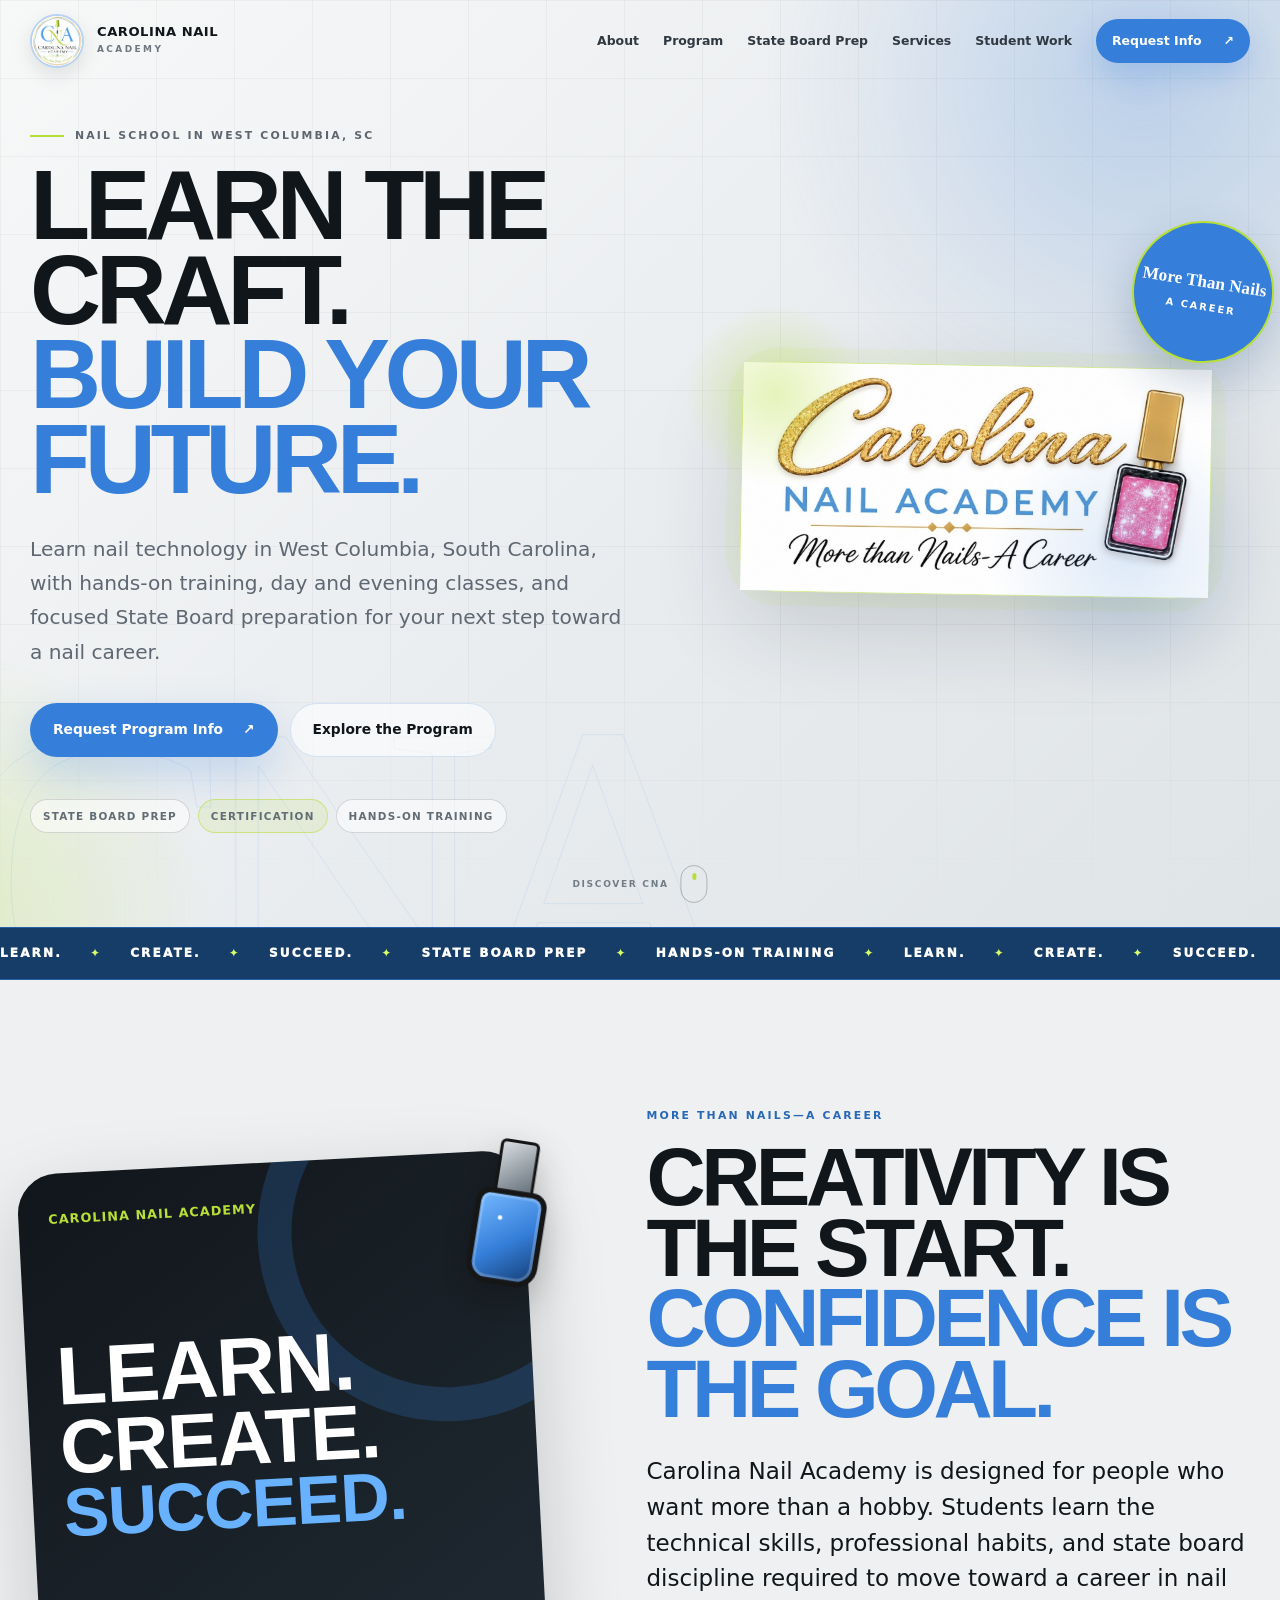
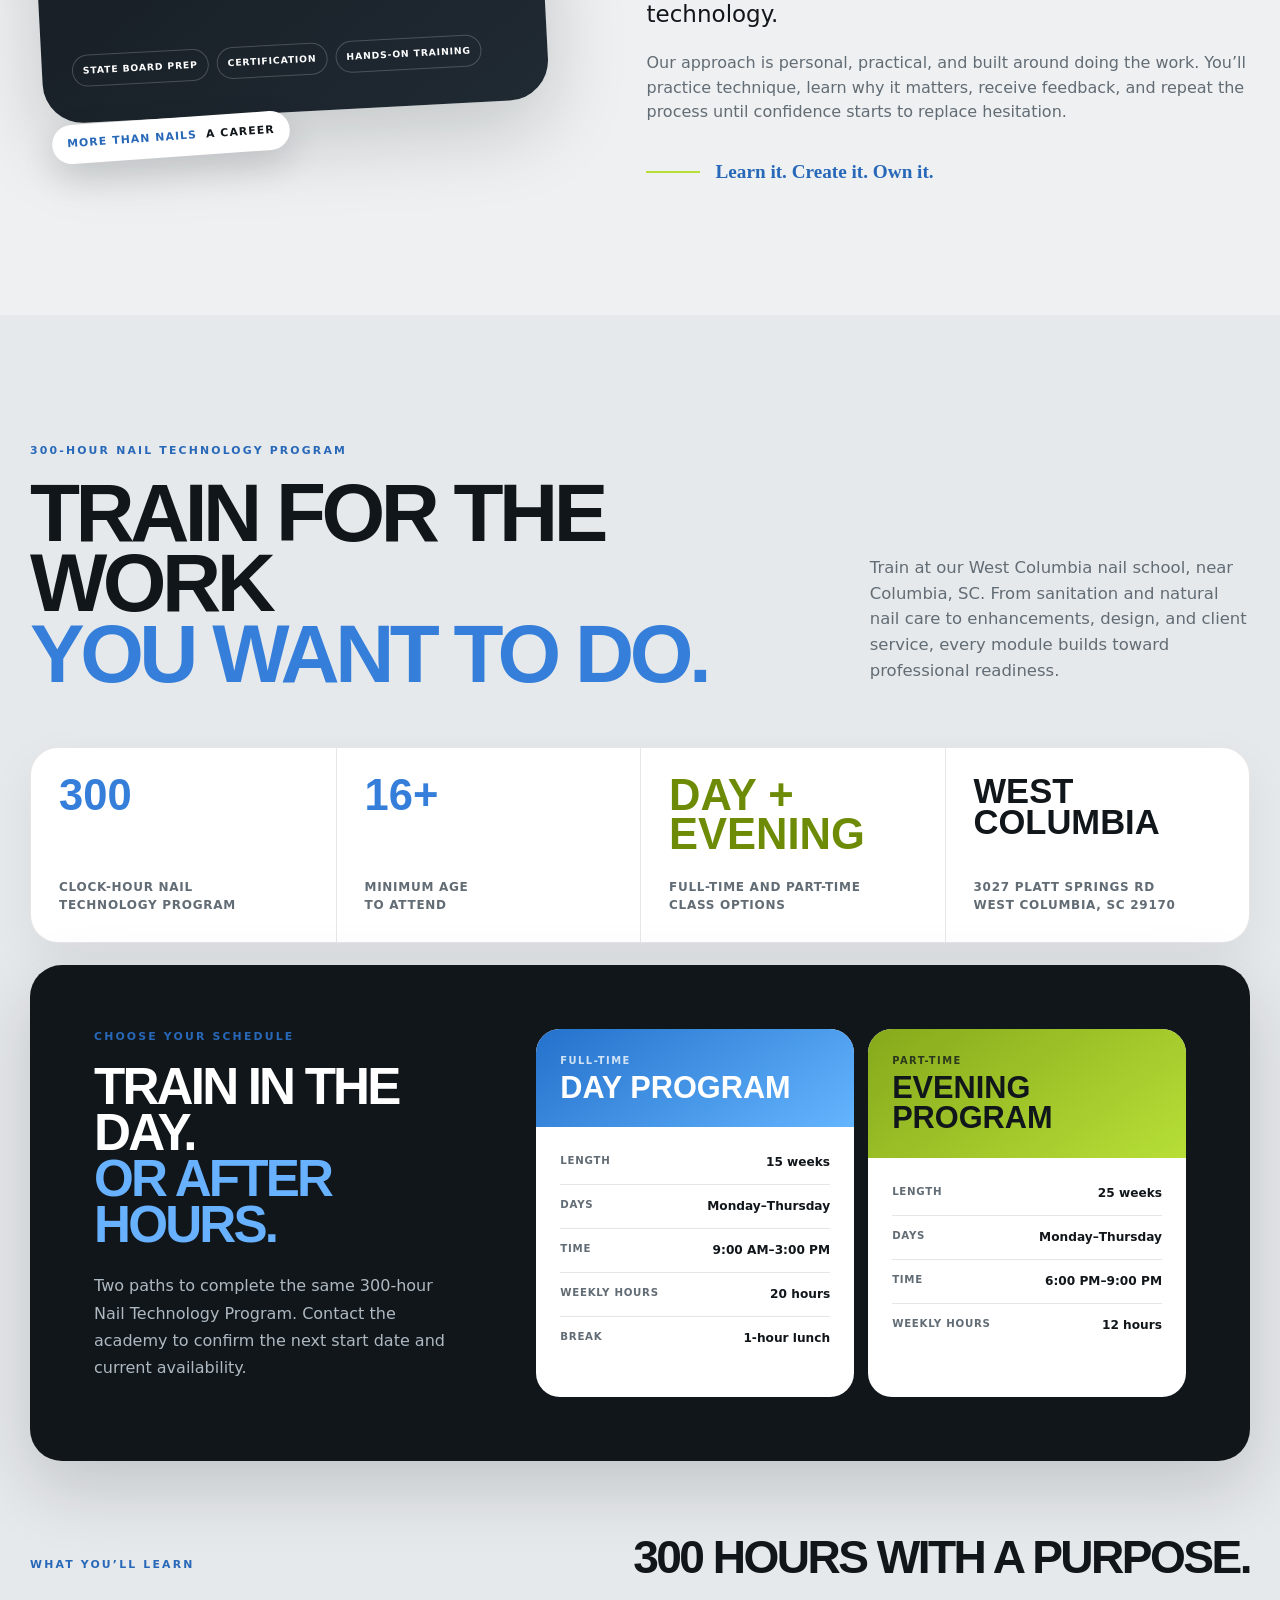
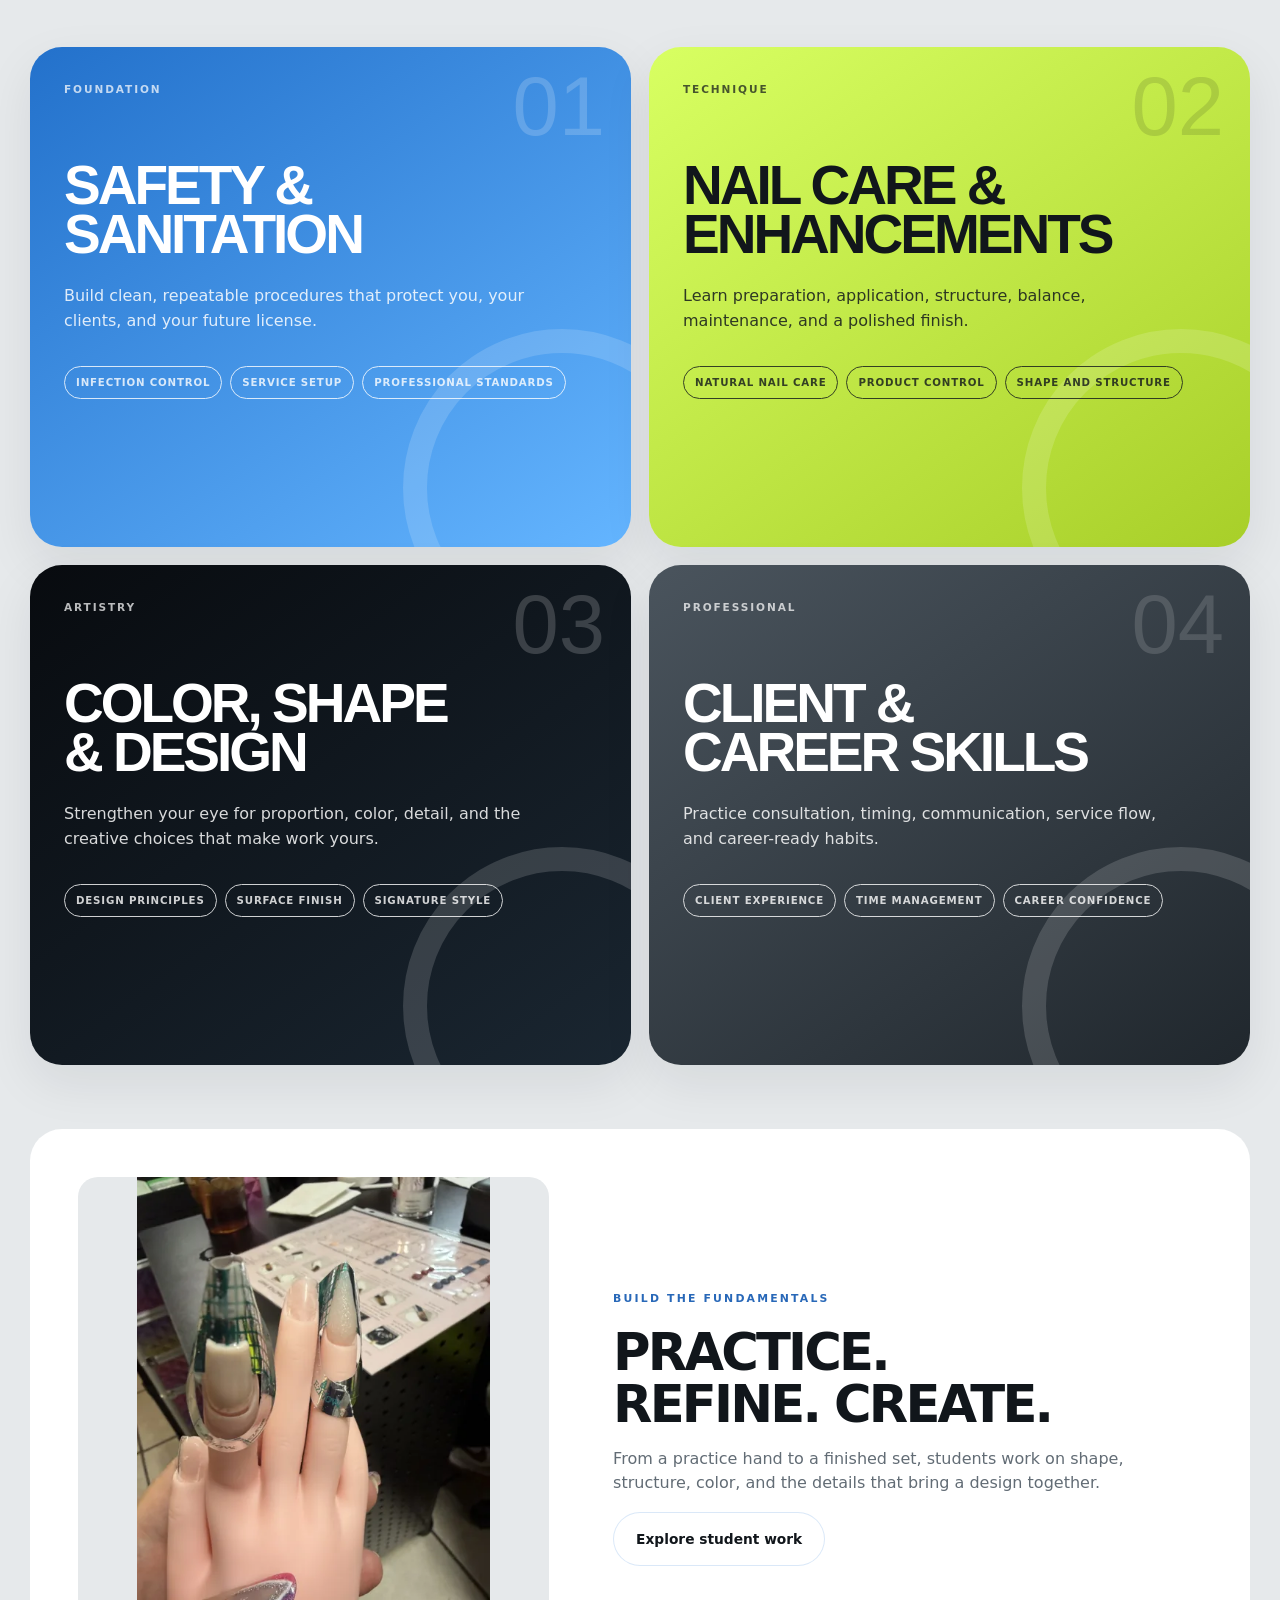
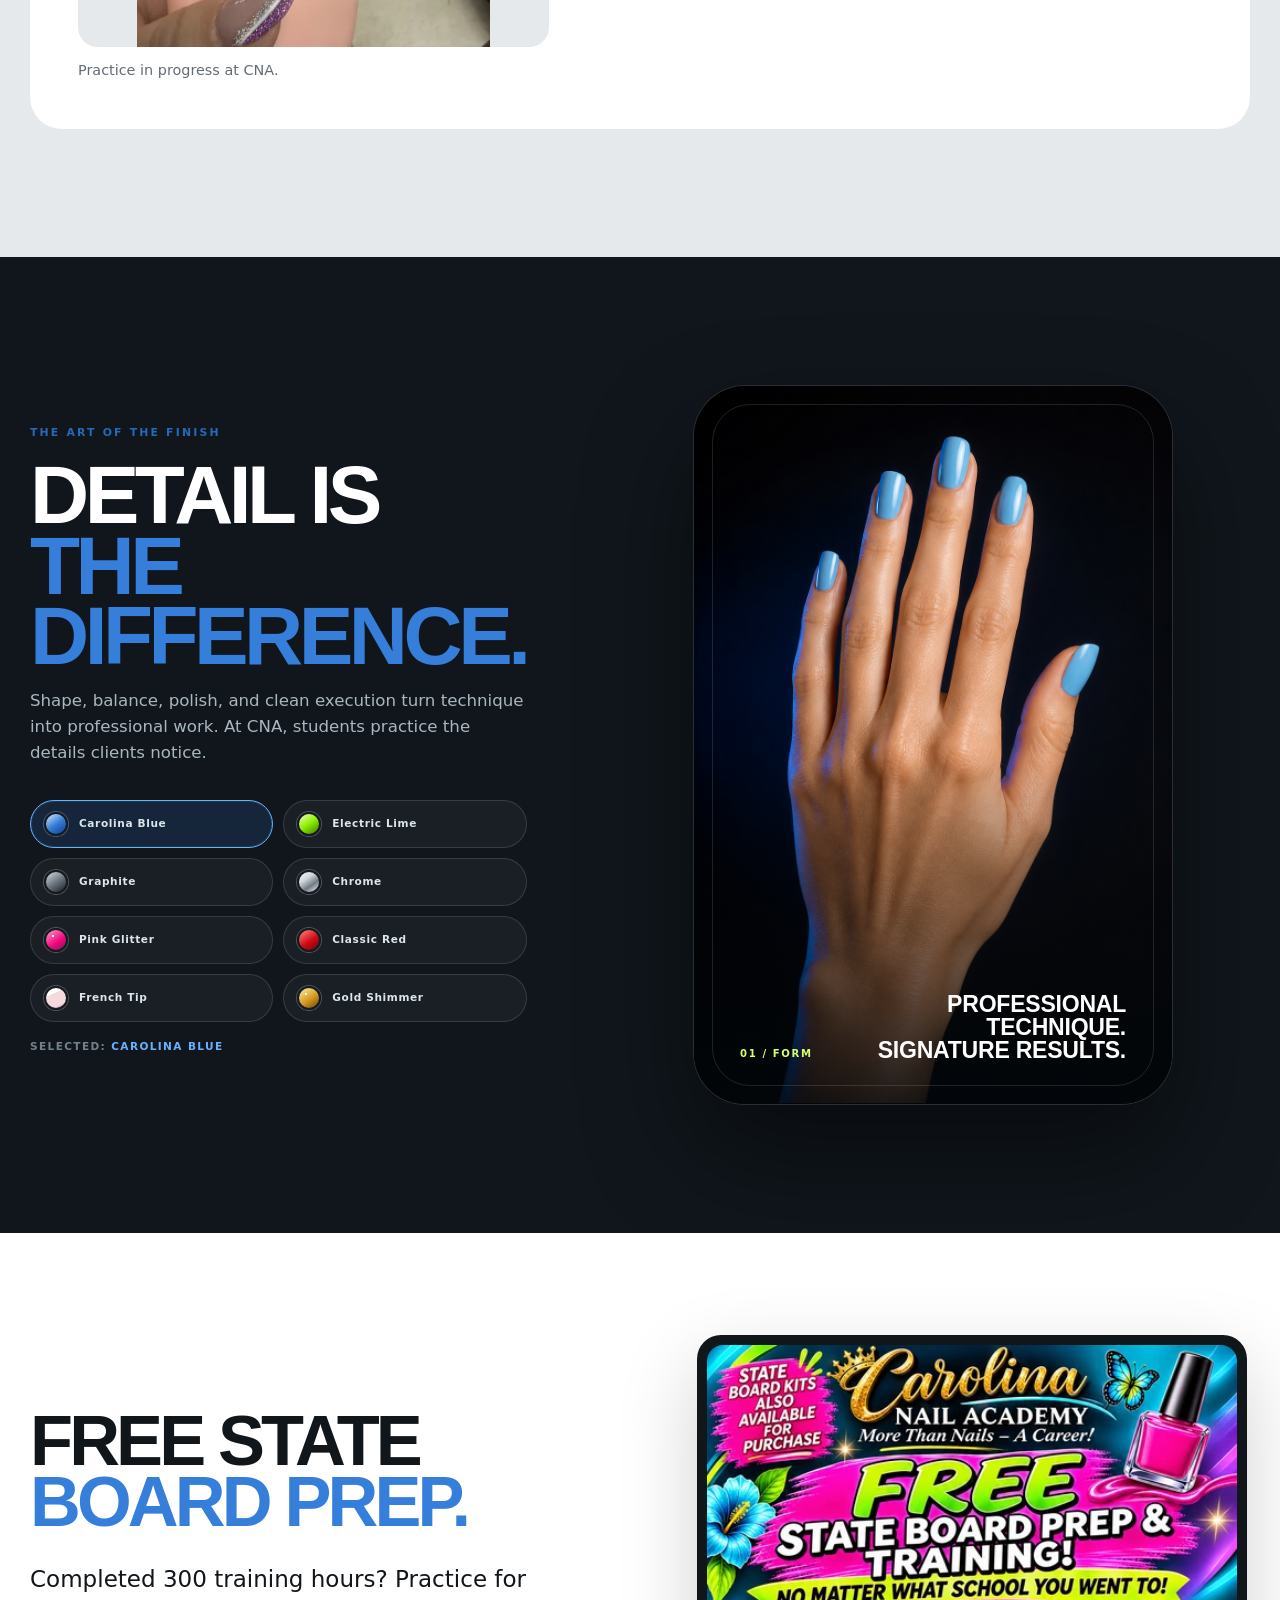
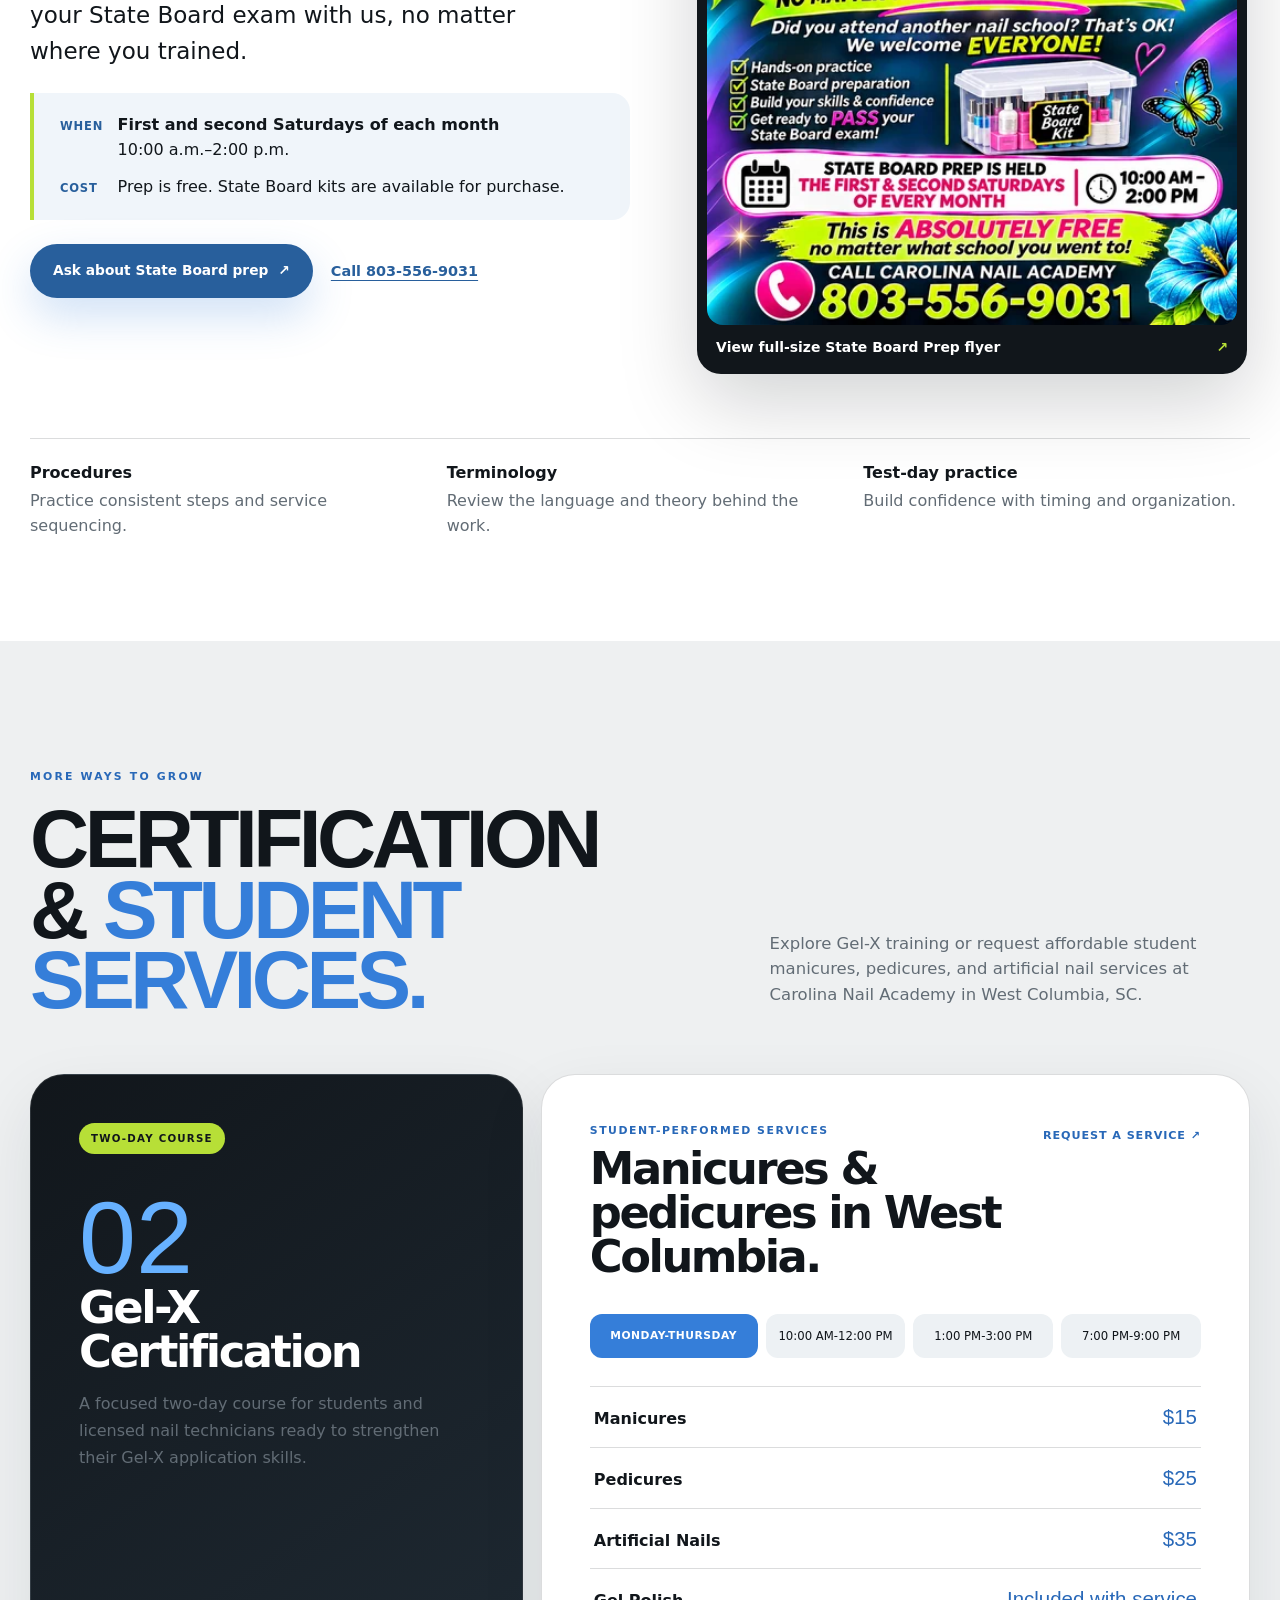
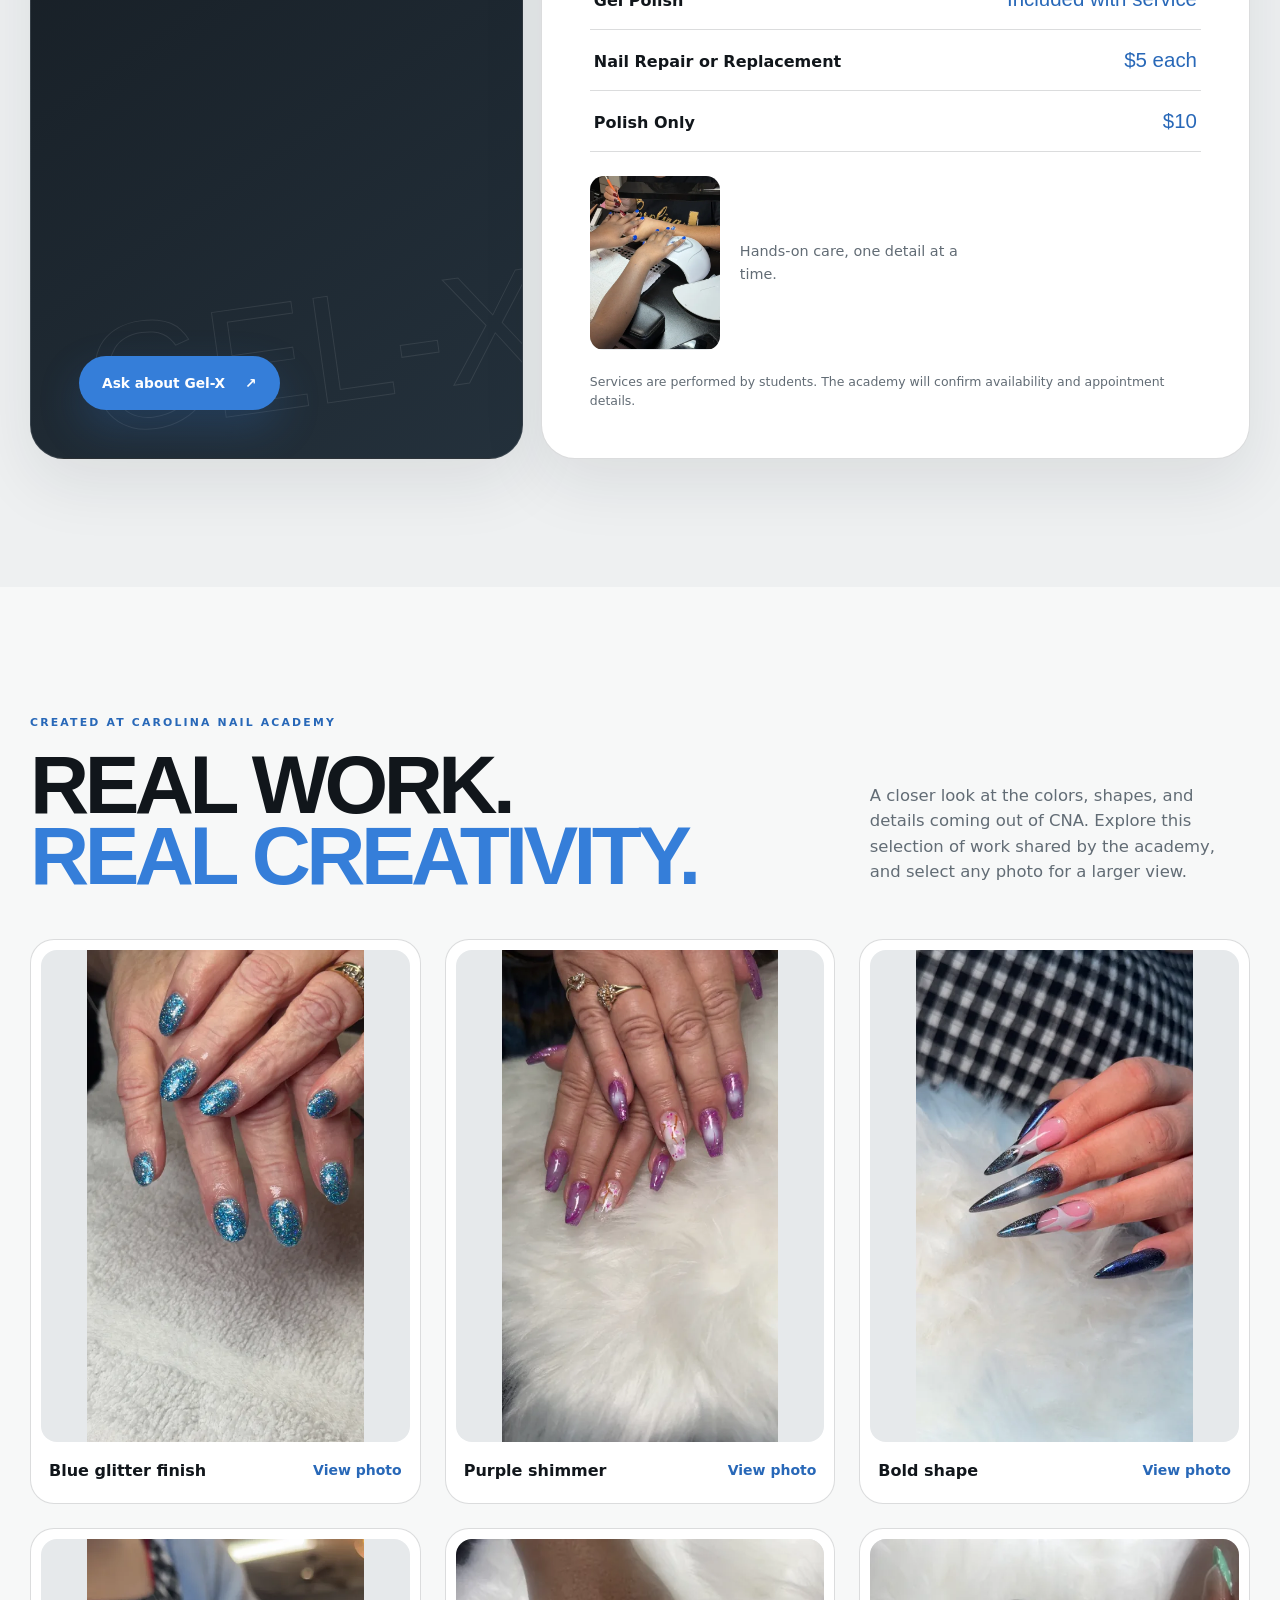
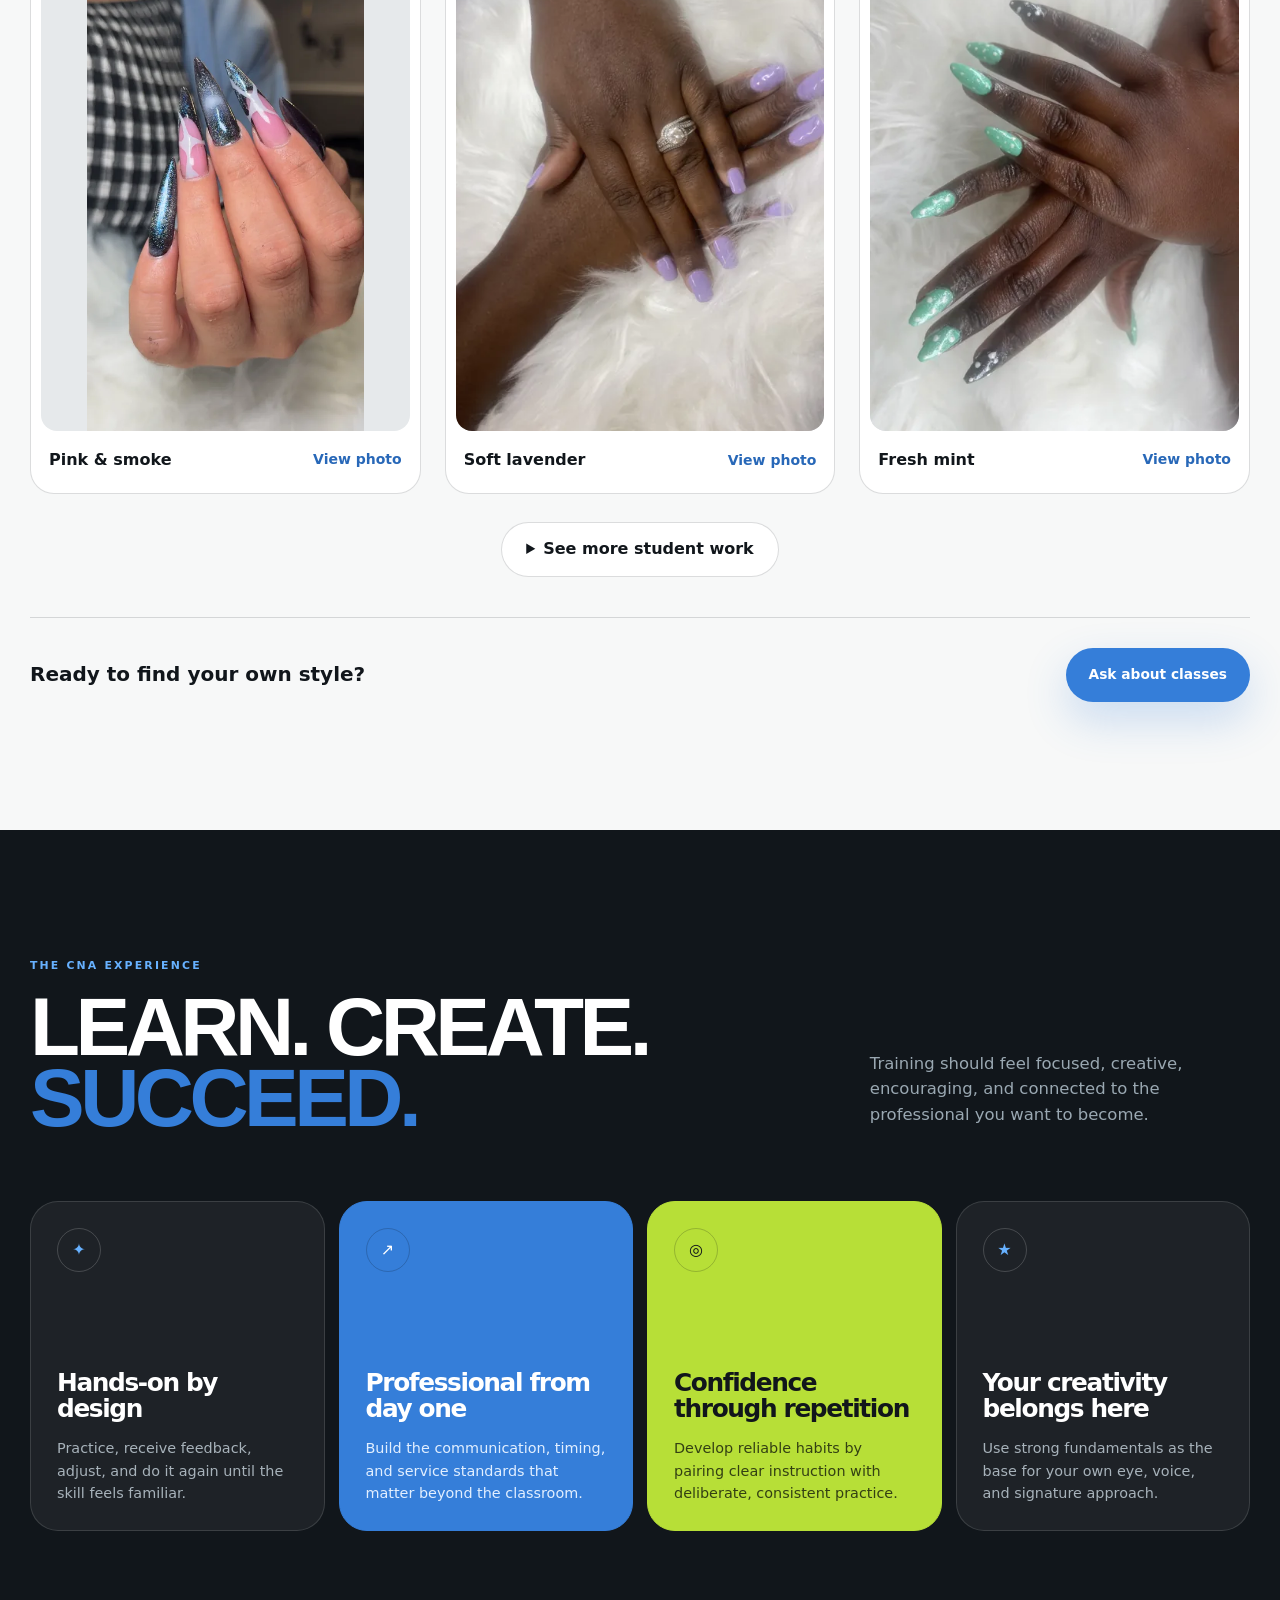
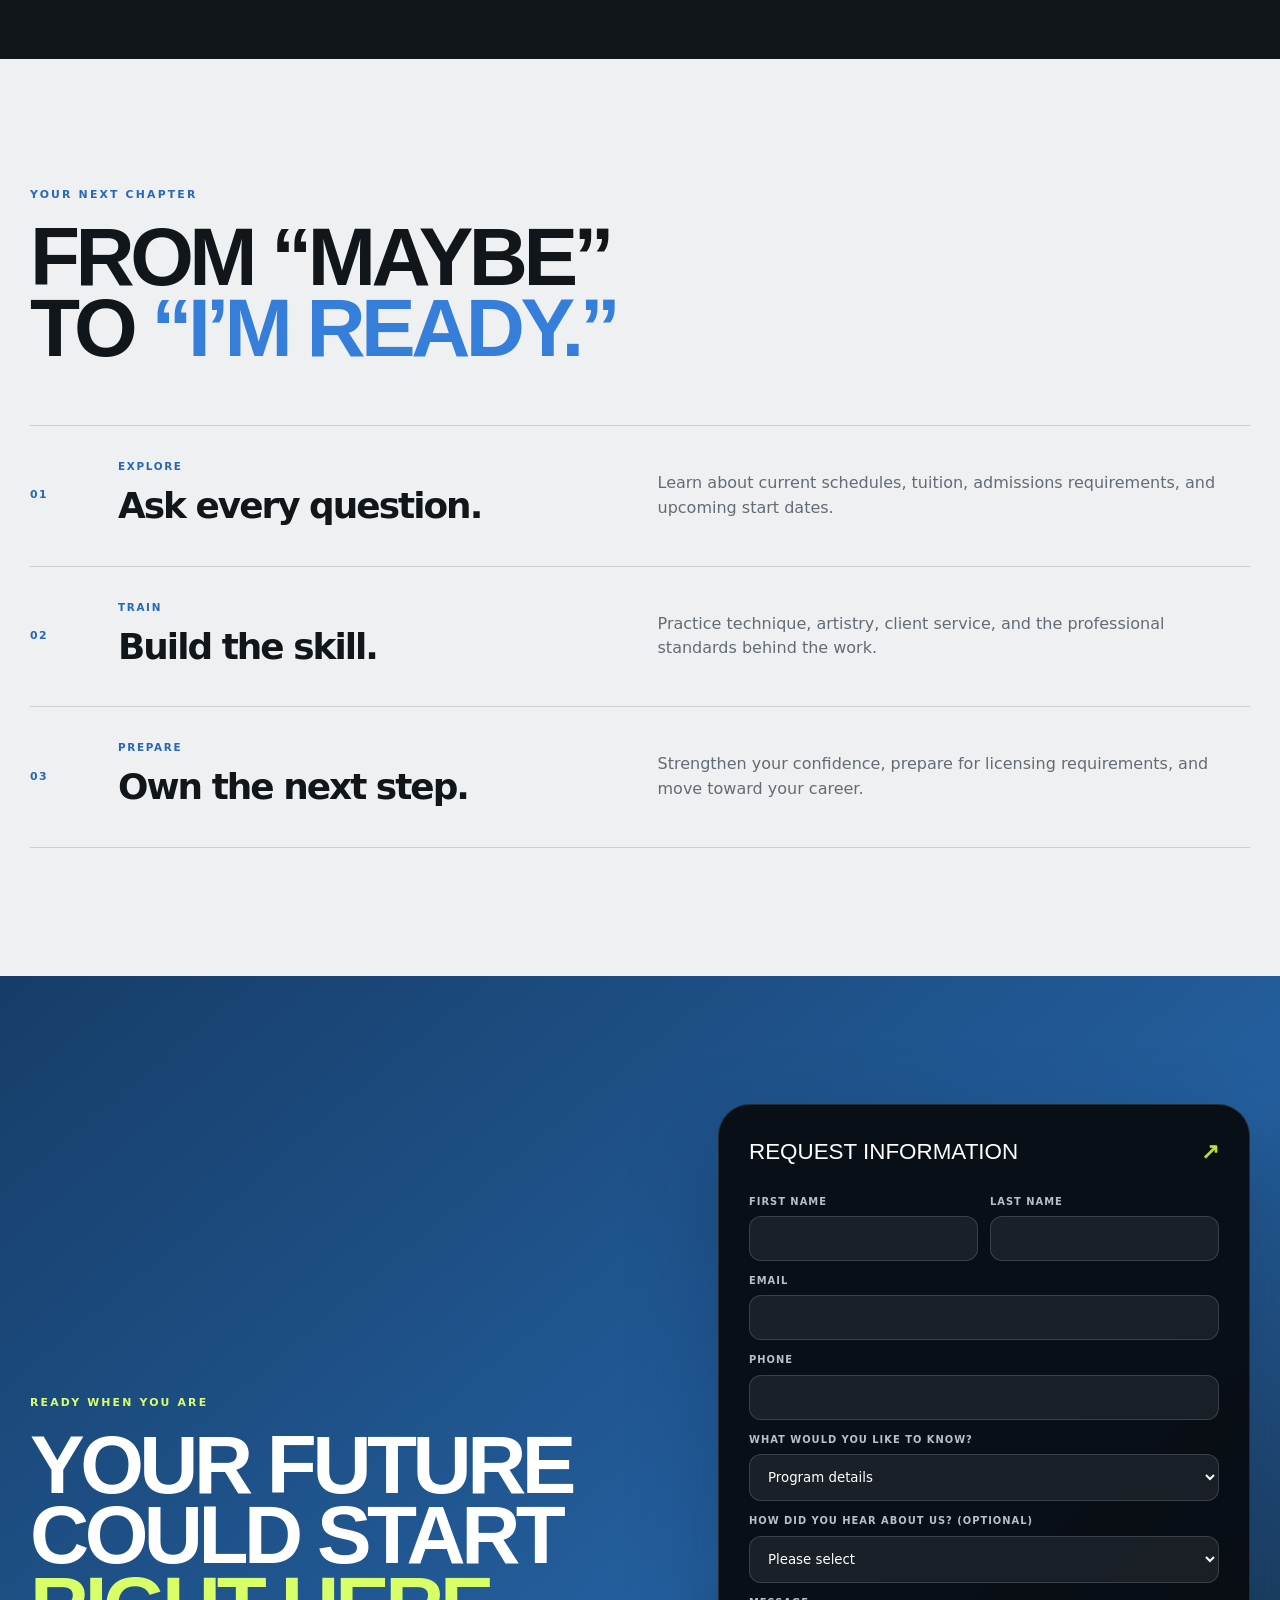
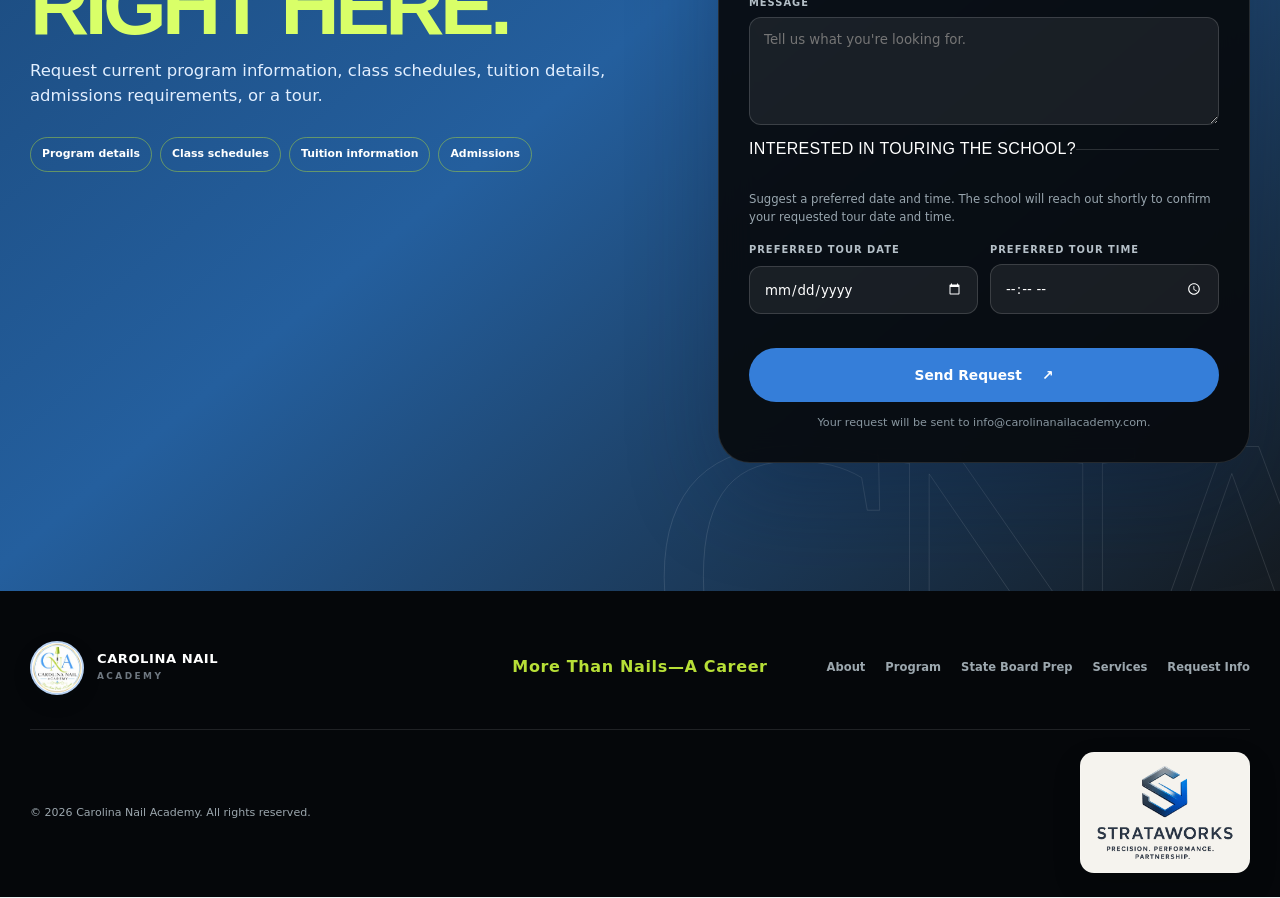
<file: index.html>
<!doctype html>
<html lang="en">
  <head>
    <meta charset="utf-8" />
    <meta name="google-site-verification" content="TzQYt5vzDkEkq03qx2X-HNE-mSEBFLSaqhEAmQC_79Q" />
    <meta name="viewport" content="width=device-width,initial-scale=1" />
    <meta name="theme-color" content="#15191e" />
    <meta
      name="description"
      content="Learn nail technology in West Columbia, SC with day and evening classes, or request affordable student manicures, pedicures and artificial nail services."
    />
    <meta
      property="og:title"
      content="West Columbia Nail School &amp; Student Services | Carolina Nail Academy"
    />
    <meta
      property="og:description"
      content="Learn nail technology in West Columbia, SC with day and evening classes, or request affordable student manicures, pedicures and artificial nail services."
    />
    <meta property="og:type" content="website" />
    <meta property="og:image" content="https://carolinanailacademy.com/assets/cna-pink-wordmark.jpg" />
    <meta property="og:image:alt" content="Carolina Nail Academy - More Than Nails, A Career" />
    <meta property="og:url" content="https://carolinanailacademy.com/" />
    <meta property="og:site_name" content="Carolina Nail Academy" />
    <meta property="og:locale" content="en_US" />
    <link rel="canonical" href="https://carolinanailacademy.com/" />
    <title>West Columbia Nail School &amp; Student Services | Carolina Nail Academy</title>
    <script type="application/ld+json">
    {
      "@context": "https://schema.org",
      "@graph": [
        {
          "@type": "EducationalOrganization",
          "@id": "https://carolinanailacademy.com/#academy",
          "name": "Carolina Nail Academy",
          "url": "https://carolinanailacademy.com/",
          "logo": "https://carolinanailacademy.com/assets/cna-business-logo.jpg",
          "image": "https://carolinanailacademy.com/assets/cna-pink-wordmark.jpg",
          "description": "Nail technology school in West Columbia, South Carolina, offering a 300-hour program with day and evening classes, State Board preparation, and student-performed nail services.",
          "email": "info@carolinanailacademy.com",
          "address": {
            "@type": "PostalAddress",
            "streetAddress": "3027 Platt Springs Rd",
            "addressLocality": "West Columbia",
            "addressRegion": "SC",
            "postalCode": "29170",
            "addressCountry": "US"
          }
        },
        {
          "@type": "Course",
          "@id": "https://carolinanailacademy.com/#nail-technology-course",
          "name": "300-Hour Nail Technology Program",
          "url": "https://carolinanailacademy.com/#program",
          "description": "Hands-on nail technology training in West Columbia, SC, with full-time day and part-time evening classes, natural nail care, enhancements, sanitation, and State Board preparation.",
          "provider": {
            "@id": "https://carolinanailacademy.com/#academy"
          }
        },
        {
          "@type": "Service",
          "@id": "https://carolinanailacademy.com/#student-nail-services",
          "name": "Student Nail Services in West Columbia",
          "url": "https://carolinanailacademy.com/#student-services",
          "serviceType": "Student-performed manicures, pedicures and nail services",
          "description": "Affordable nail services performed by Carolina Nail Academy students in West Columbia, SC. The academy confirms availability and appointment details.",
          "provider": {
            "@id": "https://carolinanailacademy.com/#academy"
          },
          "hasOfferCatalog": {
            "@type": "OfferCatalog",
            "name": "Student nail services",
            "itemListElement": [
              {
                "@type": "Offer",
                "price": "15.00",
                "priceCurrency": "USD",
                "itemOffered": {
                  "@type": "Service",
                  "name": "Student manicure"
                }
              },
              {
                "@type": "Offer",
                "price": "25.00",
                "priceCurrency": "USD",
                "itemOffered": {
                  "@type": "Service",
                  "name": "Student pedicure"
                }
              },
              {
                "@type": "Offer",
                "price": "35.00",
                "priceCurrency": "USD",
                "itemOffered": {
                  "@type": "Service",
                  "name": "Student artificial nails"
                }
              },
              {
                "@type": "Offer",
                "price": "5.00",
                "priceCurrency": "USD",
                "itemOffered": {
                  "@type": "Service",
                  "name": "Student nail repair or replacement (each)"
                }
              },
              {
                "@type": "Offer",
                "price": "10.00",
                "priceCurrency": "USD",
                "itemOffered": {
                  "@type": "Service",
                  "name": "Student polish-only service"
                }
              }
            ]
          }
        }
      ]
    }
    </script>
    <link rel="icon" href="assets/cna-business-logo.jpg" type="image/jpeg" />
    <link rel="stylesheet" href="styles.css?v=state-board-prep-20261124" />
    <style>
      :root {
        --ink: #11161b;
        --ink-soft: #1b2229;
        --paper: #eef0f1;
        --white: #ffffff;
        --blue: #357ed9;
        --blue-bright: #67b1ff;
        --lime: #b7df37;
        --lime-bright: #d9ff68;
        --gold: #b7df37;
        --pink: #357ed9;
        --muted: #626c75;
        --line: rgba(17, 22, 27, 0.15);
      }
      :focus-visible {
        outline-color: var(--lime);
      }
      .brand-logo {
        border-color: rgba(53, 126, 217, 0.35);
      }
      .site-nav > a:not(.nav-cta)::after {
        background: var(--blue);
      }
      .nav-cta {
        background: var(--blue);
        color: #fff;
        box-shadow: 0 12px 30px rgba(53, 126, 217, 0.24);
      }
      .nav-cta:hover {
        background: var(--lime);
        color: var(--ink);
      }
      .hero {
        background: linear-gradient(
          135deg,
          #f7f8f8 0,
          #e9ecef 56%,
          #dfe4e7 100%
        );
      }
      .hero::after {
        -webkit-text-stroke-color: rgba(53, 126, 217, 0.1);
      }
      .glow-blue {
        background: radial-gradient(
          circle,
          rgba(53, 126, 217, 0.25),
          rgba(53, 126, 217, 0.07) 48%,
          transparent 70%
        );
      }
      .glow-lime {
        background: radial-gradient(
          circle,
          rgba(183, 223, 55, 0.24),
          transparent 68%
        );
      }
      .kicker span {
        background: var(--lime);
      }
      h1 em,
      h2 em {
        color: var(--blue);
      }
      .button-pink {
        background: var(--blue);
        color: #fff;
        box-shadow: 0 18px 44px rgba(53, 126, 217, 0.23);
      }
      .button-pink:hover {
        background: var(--lime);
        color: var(--ink);
      }
      .button-quiet {
        border-color: rgba(53, 126, 217, 0.18);
      }
      .hero-proof span {
        background: rgba(255, 255, 255, 0.55);
      }
      .hero-proof span:nth-child(2) {
        border-color: rgba(183, 223, 55, 0.55);
        background: rgba(183, 223, 55, 0.12);
      }
      .art-frame {
        border-color: rgba(183, 223, 55, 0.52);
        background: linear-gradient(145deg, #fff, #eef1f3);
        box-shadow:
          0 34px 90px rgba(19, 30, 42, 0.16),
          0 0 0 14px rgba(183, 223, 55, 0.08);
      }
      .art-frame::before {
        content: "";
        position: absolute;
        left: -58px;
        top: -58px;
        width: 180px;
        height: 180px;
        border-radius: 50%;
        background: radial-gradient(
          circle,
          rgba(183, 223, 55, 0.34),
          rgba(183, 223, 55, 0.08) 56%,
          transparent 72%
        );
        pointer-events: none;
      }
      .art-frame::after {
        background: radial-gradient(
          circle,
          rgba(53, 126, 217, 0.16),
          transparent 70%
        );
      }
      .hero-visual {
        display: flex;
        align-items: center;
        justify-content: center;
        min-height: 560px;
      }
      .art-frame {
        position: relative;
        inset: auto;
        width: min(100%, 470px);
        min-height: 0;
        display: grid;
        place-items: center;
        overflow: visible;
        transform: rotate(1deg);
      }
      .art-frame img {
        width: 100%;
        height: auto;
        max-height: 560px;
        padding: 0;
        object-fit: contain;
        object-position: center;
      }
      @media (max-width: 1060px) {
        .hero-visual {
          min-height: 520px;
        }
        .art-frame {
          width: min(88vw, 440px);
        }
      }
      @media (max-width: 540px) {
        .hero-visual {
          min-height: 430px;
        }
        .art-frame {
          width: min(88vw, 360px);
        }
      }
      .career-stamp {
        border-color: var(--lime);
        background: var(--blue);
        color: #fff;
        box-shadow: 0 18px 45px rgba(24, 64, 110, 0.24);
      }
      .scroll-cue i::before {
        background: var(--lime);
      }
      .credential-bar {
        border-color: #245fa8;
        background: #163d68;
        color: #fff;
      }
      .credential-track b {
        color: var(--lime-bright);
      }
      .eyebrow {
        color: #2868b8;
      }
      .career-card {
        background: linear-gradient(145deg, #11161b, #202a33);
      }
      .career-card::after {
        border-color: rgba(53, 126, 217, 0.22);
      }
      .career-card > p {
        color: var(--lime);
        font-family: var(--sans);
        font-weight: 850;
        text-transform: uppercase;
        letter-spacing: 0.08em;
        font-size: 0.8rem;
      }
      .career-card > strong em {
        color: var(--blue-bright);
      }
      .career-card > strong {
        font-size: clamp(2.8rem, 5vw, 5.25rem);
        line-height: 0.9;
      }
      .career-card {
        padding: 42px;
      }
      @media (max-width: 540px) {
        .career-card {
          padding: 28px;
        }
        .career-card > strong {
          font-size: clamp(2.45rem, 11vw, 3.35rem);
          line-height: 0.92;
        }
        .polish-bottle {
          right: -12px;
          top: 18px;
          transform: rotate(9deg) scale(0.72);
        }
      }
      .polish-bottle i {
        background: linear-gradient(145deg, #d8dde1, #66717b);
      }
      .polish-bottle span {
        background:
          radial-gradient(circle at 35% 28%, #fff 0 2%, transparent 4%),
          linear-gradient(145deg, #75b8ff, #357ed9 55%, #153f77);
      }
      .art-note span,
      .signature-line {
        color: #2868b8;
      }
      .signature-line span {
        background: var(--lime);
      }
      .program-section {
        background: #e6e9eb;
      }
      .card-lime {
        background: linear-gradient(145deg, #d8ff62, #a8cf29);
        color: var(--ink);
      }
      .card-gold {
        background: linear-gradient(145deg, #4a545d, #20272d);
        color: #fff;
      }
      .card-gold .card-number {
        color: rgba(255, 255, 255, 0.14);
      }
      .studio-section {
        background: #10161c;
      }
      .finish-label strong {
        color: var(--blue-bright);
      }
      .swatch-graphite {
        background: linear-gradient(145deg, #d9dee2, #6d7780, #171c21);
      }
      .swatch-chrome {
        background: linear-gradient(
          145deg,
          #fff,
          #cfd5d9 35%,
          #717b84 65%,
          #f7f9fa
        );
      }
      .finish-graphite {
        --finish: linear-gradient(
          150deg,
          #eef1f3 0 7%,
          #7d8790 28%,
          #343b42 63%,
          #11161b 88%,
          #8f99a2
        );
      }
      .finish-chrome {
        --finish: linear-gradient(
          150deg,
          #ffffff 0 8%,
          #dfe4e7 24%,
          #8f989f 48%,
          #394047 72%,
          #f5f7f8 92%
        );
      }
      .orbit-one::before {
        background: var(--blue);
        box-shadow: 0 0 28px var(--blue);
      }
      .orbit-two::before {
        background: var(--lime);
        box-shadow: 0 0 28px var(--lime);
      }
      .stage-badge {
        border-color: rgba(183, 223, 55, 0.35);
        color: var(--lime-bright);
      }
      .experience-card > span {
        color: var(--blue-bright);
      }
      .experience-card.accent-lime {
        background: var(--lime);
        color: var(--ink);
        border-color: var(--lime);
      }
      .experience-card.accent-lime p {
        color: #334013;
      }
      .contact-section {
        background: linear-gradient(
          140deg,
          #163d68 0,
          #245f9e 52%,
          #151b21 100%
        );
      }
      .contact-copy .eyebrow,
      .contact-copy h2 em {
        color: var(--lime-bright);
      }
      .contact-points span {
        border-color: rgba(183, 223, 55, 0.45);
      }
      .form-title b {
        color: var(--lime);
      }
      .interest-form input:focus,
      .interest-form select:focus,
      .interest-form textarea:focus {
        border-color: var(--blue-bright);
        box-shadow: 0 0 0 3px rgba(53, 126, 217, 0.2);
      }
      .form-button {
        background: var(--blue);
        color: #fff;
      }
      .form-button:hover {
        background: var(--lime);
        color: var(--ink);
      }
      .form-note.is-success {
        color: var(--lime-bright);
      }
      .footer-main > p {
        color: var(--lime);
        font-family: var(--sans);
        font-weight: 800;
        letter-spacing: 0.04em;
      }
      .footer-bottom a:hover,
      .footer-nav a:hover {
        color: var(--lime);
      }
    </style>
    <script defer="defer" src="script.js?v=state-board-prep-20261124"></script>
  </head>
  <body>
    <a class="skip-link" href="#main">Skip to content</a>
    <header class="site-header" id="top">
      <div class="shell nav-shell">
        <a class="brand" href="#home" aria-label="Carolina Nail Academy home"
          ><img
            class="brand-logo"
            src="assets/cna-business-logo.jpg"
            alt=""
          /><span class="brand-name"
            ><strong>Carolina Nail</strong><small>Academy</small></span
          ></a
        ><button
          class="menu-toggle"
          type="button"
          aria-expanded="false"
          aria-controls="site-nav"
          aria-label="Open navigation"
        >
          <span></span><span></span>
        </button>
        <nav class="site-nav" id="site-nav" aria-label="Primary navigation">
          <a href="#about">About</a><a href="#program">Program</a
          ><a href="#board-prep">State Board Prep</a
          ><a href="#certification-services">Services</a
          ><a href="#student-work">Student Work</a
          ><a class="nav-cta" href="#contact"
            >Request Info <span aria-hidden="true">↗</span></a
          >
        </nav>
      </div>
    </header>
    <main id="main">
      <section class="hero" id="home">
        <div class="hero-glow glow-blue" aria-hidden="true"></div>
        <div class="hero-glow glow-lime" aria-hidden="true"></div>
        <div class="shell hero-grid">
          <div class="hero-copy reveal">
            <p class="kicker"><span></span> Nail School in West Columbia, SC</p>
            <h1>Learn the craft.<br /><em>Build your future.</em></h1>
            <p class="hero-lede">
              Learn nail technology in West Columbia, South Carolina, with
              hands-on training, day and evening classes, and focused State Board
              preparation for your next step toward a nail career.
            </p>
            <div class="hero-actions">
              <a class="button button-pink" href="#contact"
                >Request Program Info <span aria-hidden="true">↗</span></a
              ><a class="button button-quiet" href="#program"
                >Explore the Program</a
              >
            </div>
            <div class="hero-proof" aria-label="Program focus">
              <span>State Board Prep</span><span>Certification</span
              ><span>Hands-On Training</span>
            </div>
          </div>
          <div
            class="hero-visual reveal"
            aria-label="Carolina Nail Academy wordmark"
          >
            <div class="art-frame">
              <img
                src="assets/cna-pink-wordmark.jpg"
                alt="Carolina Nail Academy — More Than Nails, A Career"
              />
            </div>
            <div class="career-stamp" aria-hidden="true">
              <strong>More Than Nails</strong><span>A Career</span>
            </div>
          </div>
        </div>
        <a class="scroll-cue" href="#about"
          ><span>Discover CNA</span><i aria-hidden="true"></i
        ></a>
      </section>
      <section class="credential-bar" aria-label="Academy promise">
        <div class="credential-track">
          <span>LEARN.</span><b>✦</b><span>CREATE.</span><b>✦</b
          ><span>SUCCEED.</span><b>✦</b><span>STATE BOARD PREP</span><b>✦</b
          ><span>HANDS-ON TRAINING</span><b>✦</b
          ><span aria-hidden="true">LEARN.</span><b aria-hidden="true">✦</b
          ><span aria-hidden="true">CREATE.</span><b aria-hidden="true">✦</b
          ><span aria-hidden="true">SUCCEED.</span><b aria-hidden="true">✦</b
          ><span aria-hidden="true">STATE BOARD PREP</span
          ><b aria-hidden="true">✦</b
          ><span aria-hidden="true">HANDS-ON TRAINING</span
          ><b aria-hidden="true">✦</b>
        </div>
      </section>
      <section class="section about-section" id="about">
        <div class="shell about-grid">
          <div
            class="about-art reveal"
            aria-label="Carolina Nail Academy learning promise"
          >
            <div class="career-card">
              <p>Carolina Nail Academy</p>
              <strong>LEARN.<br />CREATE.<br /><em>SUCCEED.</em></strong>
              <div>
                <span>State Board Prep</span><span>Certification</span
                ><span>Hands-On Training</span>
              </div>
            </div>
            <div class="polish-bottle" aria-hidden="true">
              <i></i><span></span>
            </div>
            <p class="art-note"><span>More Than Nails</span> A Career</p>
          </div>
          <div class="about-copy reveal">
            <p class="eyebrow">More Than Nails—A Career</p>
            <h2>
              CREATIVITY IS THE START.<br /><em>CONFIDENCE IS THE GOAL.</em>
            </h2>
            <p class="lead">
              Carolina Nail Academy is designed for people who want more than a
              hobby. Students learn the technical skills, professional habits,
              and state board discipline required to move toward a career in
              nail technology.
            </p>
            <p>
              Our approach is personal, practical, and built around doing the
              work. You’ll practice technique, learn why it matters, receive
              feedback, and repeat the process until confidence starts to
              replace hesitation.
            </p>
            <div class="signature-line">
              <span></span><strong>Learn it. Create it. Own it.</strong>
            </div>
          </div>
        </div>
      </section>
      <section class="section program-section" id="program">
        <div class="shell">
          <div class="section-heading reveal">
            <div>
              <p class="eyebrow">300-Hour Nail Technology Program</p>
              <h2>TRAIN FOR THE WORK<br /><em>YOU WANT TO DO.</em></h2>
            </div>
            <p>
              Train at our West Columbia nail school, near Columbia, SC.
              From sanitation and natural nail care to enhancements, design, and
              client service, every module builds toward professional readiness.
            </p>
          </div>
          <div class="program-facts reveal" aria-label="Program highlights">
            <article>
              <strong>300</strong>
              <span>Clock-hour nail<br />technology program</span>
            </article>
            <article>
              <strong>16+</strong> <span>Minimum age<br />to attend</span>
            </article>
            <article>
              <strong>Day + Evening</strong>
              <span>Full-time and part-time<br />class options</span>
            </article>
            <article>
              <strong>West Columbia</strong>
              <span>3027 Platt Springs Rd<br />West Columbia, SC 29170</span>
            </article>
          </div>
          <div class="schedule-panel reveal" id="schedule">
            <div class="schedule-intro">
              <p class="eyebrow">Choose Your Schedule</p>
              <h3>TRAIN IN THE DAY.<br /><em>OR AFTER HOURS.</em></h3>
              <p>
                Two paths to complete the same 300-hour Nail Technology Program.
                Contact the academy to confirm the next start date and current
                availability.
              </p>
            </div>
            <div class="schedule-options">
              <article class="schedule-card schedule-day">
                <div><span>Full-Time</span><strong>Day Program</strong></div>
                <dl>
                  <div>
                    <dt>Length</dt>
                    <dd>15 weeks</dd>
                  </div>
                  <div>
                    <dt>Days</dt>
                    <dd>Monday–Thursday</dd>
                  </div>
                  <div>
                    <dt>Time</dt>
                    <dd>9:00 AM–3:00 PM</dd>
                  </div>
                  <div>
                    <dt>Weekly hours</dt>
                    <dd>20 hours</dd>
                  </div>
                  <div>
                    <dt>Break</dt>
                    <dd>1-hour lunch</dd>
                  </div>
                </dl>
              </article>
              <article class="schedule-card schedule-night">
                <div>
                  <span>Part-Time</span><strong>Evening Program</strong>
                </div>
                <dl>
                  <div>
                    <dt>Length</dt>
                    <dd>25 weeks</dd>
                  </div>
                  <div>
                    <dt>Days</dt>
                    <dd>Monday–Thursday</dd>
                  </div>
                  <div>
                    <dt>Time</dt>
                    <dd>6:00 PM–9:00 PM</dd>
                  </div>
                  <div>
                    <dt>Weekly hours</dt>
                    <dd>12 hours</dd>
                  </div>
                </dl>
              </article>
            </div>
          </div>
          <div class="curriculum-heading reveal">
            <p class="eyebrow">What You’ll Learn</p>
            <h3>300 HOURS WITH A PURPOSE.</h3>
          </div>
          <div class="program-grid">
            <article class="program-card card-blue reveal">
              <span class="card-number">01</span>
              <p class="card-kicker">Foundation</p>
              <h3>Safety &amp;<br />Sanitation</h3>
              <p>
                Build clean, repeatable procedures that protect you, your
                clients, and your future license.
              </p>
              <ul>
                <li>Infection control</li>
                <li>Service setup</li>
                <li>Professional standards</li>
              </ul>
            </article>
            <article class="program-card card-lime reveal">
              <span class="card-number">02</span>
              <p class="card-kicker">Technique</p>
              <h3>Nail Care &amp;<br />Enhancements</h3>
              <p>
                Learn preparation, application, structure, balance, maintenance,
                and a polished finish.
              </p>
              <ul>
                <li>Natural nail care</li>
                <li>Product control</li>
                <li>Shape and structure</li>
              </ul>
            </article>
            <article class="program-card card-dark reveal">
              <span class="card-number">03</span>
              <p class="card-kicker">Artistry</p>
              <h3>Color, Shape<br />&amp; Design</h3>
              <p>
                Strengthen your eye for proportion, color, detail, and the
                creative choices that make work yours.
              </p>
              <ul>
                <li>Design principles</li>
                <li>Surface finish</li>
                <li>Signature style</li>
              </ul>
            </article>
            <article class="program-card card-gold reveal">
              <span class="card-number">04</span>
              <p class="card-kicker">Professional</p>
              <h3>Client &amp;<br />Career Skills</h3>
              <p>
                Practice consultation, timing, communication, service flow, and
                career-ready habits.
              </p>
              <ul>
                <li>Client experience</li>
                <li>Time management</li>
                <li>Career confidence</li>
              </ul>
            </article>
          </div>
          <div class="practice-feature reveal">
            <figure><img  src="assets/student-work/practice-960.webp" srcset="assets/student-work/practice-480.webp 480w, assets/student-work/practice-960.webp 960w, assets/student-work/practice-1440.webp 1440w" sizes="(max-width: 540px) calc(100vw - 44px), (max-width: 820px) 45vw, 380px" width="960" height="1280" alt="Nail shapes and green designs on a practice hand at a training table" loading="lazy" decoding="async" /><figcaption>Practice in progress at CNA.</figcaption></figure>
            <div><p class="eyebrow">Build the Fundamentals</p><h3>Practice.<br />Refine. Create.</h3><p>From a practice hand to a finished set, students work on shape, structure, color, and the details that bring a design together.</p><a class="button button-quiet" href="#student-work">Explore student work</a></div>
          </div>
        </div>
      </section>
      <section class="section studio-section" id="style-studio">
        <div class="shell studio-grid">
          <div class="studio-copy reveal">
            <p class="eyebrow">The Art of the Finish</p>
            <h2>DETAIL IS<br /><em>THE DIFFERENCE.</em></h2>
            <p>
              Shape, balance, polish, and clean execution turn technique into
              professional work. At CNA, students practice the details clients
              notice.
            </p>
            <div
              class="finish-controls"
              role="group"
              aria-label="Choose a nail finish"
            >
              <button
                class="finish-button is-active"
                type="button"
                data-finish="blue"
                data-src="assets/nail-studio-editorial.png"
                aria-pressed="true"
              >
                <i class="swatch-blue" aria-hidden="true"></i>
                <span>Carolina Blue</span>
              </button>
              <button
                class="finish-button"
                type="button"
                data-finish="lime"
                data-src="assets/nail-studio-lime.png"
                aria-pressed="false"
              >
                <i class="swatch-lime" aria-hidden="true"></i>
                <span>Electric Lime</span>
              </button>
              <button
                class="finish-button"
                type="button"
                data-finish="graphite"
                data-src="assets/nail-studio-graphite.png"
                aria-pressed="false"
              >
                <i class="swatch-graphite" aria-hidden="true"></i>
                <span>Graphite</span>
              </button>
              <button
                class="finish-button"
                type="button"
                data-finish="chrome"
                data-src="assets/nail-studio-chrome.png"
                aria-pressed="false"
              >
                <i class="swatch-chrome" aria-hidden="true"></i>
                <span>Chrome</span>
              </button>
              <button
                class="finish-button"
                type="button"
                data-finish="pink-glitter"
                data-src="assets/nail-studio-pink-glitter.png"
                aria-pressed="false"
              >
                <i class="swatch-pink-glitter" aria-hidden="true"></i>
                <span>Pink Glitter</span>
              </button>
              <button
                class="finish-button"
                type="button"
                data-finish="classic-red"
                data-src="assets/nail-studio-classic-red.png"
                aria-pressed="false"
              >
                <i class="swatch-classic-red" aria-hidden="true"></i>
                <span>Classic Red</span>
              </button>
              <button
                class="finish-button"
                type="button"
                data-finish="french-tip"
                data-src="assets/nail-studio-french-tip.png"
                aria-pressed="false"
              >
                <i class="swatch-french-tip" aria-hidden="true"></i>
                <span>French Tip</span>
              </button>
              <button
                class="finish-button"
                type="button"
                data-finish="gold-shimmer"
                data-src="assets/nail-studio-gold-shimmer.png"
                aria-pressed="false"
              >
                <i class="swatch-gold-shimmer" aria-hidden="true"></i>
                <span>Gold Shimmer</span>
              </button>
            </div>
            <p class="finish-label">
              Selected: <strong id="finish-name">Carolina Blue</strong>
            </p>
          </div>
          <figure class="studio-photo reveal">
            <img
              id="studio-hand"
              src="assets/nail-studio-editorial.png"
              alt="Professional Carolina blue manicure on a natural hand"
            />
            <figcaption>
              <span>01 / Form</span>
              <strong
                >Professional<br />technique.<br />Signature results.</strong
              >
            </figcaption>
          </figure>
        </div>
      </section>
      <section class="section prep-section" id="board-prep" aria-labelledby="prep-heading">
        <div class="shell prep-grid">
          <div class="prep-copy">
            <h2 id="prep-heading">Free State<br /><em>Board Prep.</em></h2>
            <p class="lead">
              Completed 300 training hours? Practice for your State Board exam
              with us, no matter where you trained.
            </p>
            <dl class="prep-details">
              <div>
                <dt>When</dt>
                <dd>
                  <strong>First and second Saturdays of each month</strong>
                  <span>10:00 a.m.–2:00 p.m.</span>
                </dd>
              </div>
              <div>
                <dt>Cost</dt>
                <dd>Prep is free. State Board kits are available for purchase.</dd>
              </div>
            </dl>
            <div class="prep-actions">
              <a class="button button-pink" href="#contact" data-interest="State Board preparation">
                Ask about State Board prep <span aria-hidden="true">↗</span>
              </a>
              <a class="prep-phone" href="tel:+18035569031">Call 803-556-9031</a>
            </div>
          </div>
          <a class="prep-flyer" href="assets/cna-state-board-prep-1199.webp">
            <img
              src="assets/cna-state-board-prep-720.webp"
              srcset="assets/cna-state-board-prep-480.webp 480w, assets/cna-state-board-prep-720.webp 720w, assets/cna-state-board-prep-1199.webp 1199w"
              sizes="(max-width: 540px) calc(100vw - 50px), (max-width: 820px) 500px, (max-width: 1264px) 43vw, 525px"
              width="720" height="788" loading="lazy" decoding="async"
              alt=""
            />
            <span>View full-size State Board Prep flyer <span aria-hidden="true">↗</span></span>
          </a>
          <ul class="prep-topics">
            <li><strong>Procedures</strong>Practice consistent steps and service sequencing.</li>
            <li><strong>Terminology</strong>Review the language and theory behind the work.</li>
            <li><strong>Test-day practice</strong>Build confidence with timing and organization.</li>
          </ul>
        </div>
      </section>
      <section
        class="section offer-section"
        id="certification-services"
        aria-labelledby="offer-heading"
      >
        <div class="shell">
          <div class="offer-heading reveal">
            <div>
              <p class="eyebrow">More Ways to Grow</p>
              <h2 id="offer-heading">
                CERTIFICATION<br />&amp; <em>STUDENT SERVICES.</em>
              </h2>
            </div>
            <p>
              Explore Gel-X training or request affordable student manicures,
              pedicures, and artificial nail services at Carolina Nail Academy
              in West Columbia, SC.
            </p>
          </div>
          <div class="offer-grid">
            <article class="offer-card certification-card reveal">
              <span class="offer-tag">Two-Day Course</span>
              <p class="offer-number" aria-hidden="true">02</p>
              <h3>Gel-X Certification</h3>
              <p>
                A focused two-day course for students and licensed nail
                technicians ready to strengthen their Gel-X application skills.
              </p>
              <a class="button button-pink" href="#contact"
                >Ask about Gel-X <span aria-hidden="true">↗</span></a
              >
            </article>
            <article class="offer-card services-card reveal" id="student-services">
              <div class="services-intro">
                <div>
                  <p class="offer-kicker">Student-Performed Services</p>
                  <h3>Manicures &amp; pedicures in West Columbia.</h3>
                </div>
                <a href="#contact">Request a service <span aria-hidden="true">↗</span></a>
              </div>
              <div class="service-hours" aria-label="Student service hours">
                <strong>Monday-Thursday</strong>
                <span>10:00 AM-12:00 PM</span>
                <span>1:00 PM-3:00 PM</span>
                <span>7:00 PM-9:00 PM</span>
              </div>
              <dl class="service-prices">
                <div><dt>Manicures</dt><dd>$15</dd></div>
                <div><dt>Pedicures</dt><dd>$25</dd></div>
                <div><dt>Artificial Nails</dt><dd>$35</dd></div>
                <div><dt>Gel Polish</dt><dd>Included with service</dd></div>
                <div><dt>Nail Repair or Replacement</dt><dd>$5 each</dd></div>
                <div><dt>Polish Only</dt><dd>$10</dd></div>
              </dl>
              <figure class="service-photo"><img  src="assets/student-work/service-960.webp" srcset="assets/student-work/service-480.webp 480w, assets/student-work/service-960.webp 960w, assets/student-work/service-1440.webp 1440w" sizes="(max-width: 540px) calc(100vw - 44px), (max-width: 820px) 45vw, 380px" width="960" height="1280" alt="Nail service in progress beside a curing lamp at Carolina Nail Academy" loading="lazy" decoding="async" /><figcaption>Hands-on care, one detail at a time.</figcaption></figure>
              <p class="service-disclaimer">
                Services are performed by students. The academy will confirm
                availability and appointment details.
              </p>
            </article>
          </div>
        </div>
      </section>
      <section class="section student-work-section" id="student-work" aria-labelledby="student-work-heading">
        <div class="shell">
          <div class="section-heading reveal"><div><p class="eyebrow">Created at Carolina Nail Academy</p><h2 id="student-work-heading">REAL WORK.<br /><em>REAL CREATIVITY.</em></h2></div><p>A closer look at the colors, shapes, and details coming out of CNA. Explore this selection of work shared by the academy, and select any photo for a larger view.</p></div>
          <div class="student-work-grid">
            <a class="student-photo" href="assets/student-work/blue-glitter-1440.webp" aria-label="View larger photo: Blue glitter finish"><figure><img  src="assets/student-work/blue-glitter-960.webp" srcset="assets/student-work/blue-glitter-480.webp 480w, assets/student-work/blue-glitter-960.webp 960w, assets/student-work/blue-glitter-1440.webp 1440w" sizes="(max-width: 540px) calc(100vw - 44px), (max-width: 820px) 45vw, 380px" width="960" height="1707" alt="Blue glitter manicure with a textured, sparkling finish" loading="lazy" decoding="async" /><figcaption>Blue glitter finish<span>View photo</span></figcaption></figure></a>
            <a class="student-photo" href="assets/student-work/purple-shimmer-1440.webp" aria-label="View larger photo: Purple shimmer"><figure><img  src="assets/student-work/purple-shimmer-960.webp" srcset="assets/student-work/purple-shimmer-480.webp 480w, assets/student-work/purple-shimmer-960.webp 960w, assets/student-work/purple-shimmer-1440.webp 1440w" sizes="(max-width: 540px) calc(100vw - 44px), (max-width: 820px) 45vw, 380px" width="960" height="1707" alt="Purple shimmer nails with decorative accents" loading="lazy" decoding="async" /><figcaption>Purple shimmer<span>View photo</span></figcaption></figure></a>
            <a class="student-photo" href="assets/student-work/dark-stiletto-1440.webp" aria-label="View larger photo: Bold shape"><figure><img  src="assets/student-work/dark-stiletto-960.webp" srcset="assets/student-work/dark-stiletto-480.webp 480w, assets/student-work/dark-stiletto-960.webp 960w, assets/student-work/dark-stiletto-1440.webp 1440w" sizes="(max-width: 540px) calc(100vw - 44px), (max-width: 820px) 45vw, 380px" width="960" height="1707" alt="Long pointed nails with a dark metallic finish" loading="lazy" decoding="async" /><figcaption>Bold shape<span>View photo</span></figcaption></figure></a>
            <a class="student-photo" href="assets/student-work/pink-smoke-1440.webp" aria-label="View larger photo: Pink &amp; smoke"><figure><img  src="assets/student-work/pink-smoke-960.webp" srcset="assets/student-work/pink-smoke-480.webp 480w, assets/student-work/pink-smoke-960.webp 960w, assets/student-work/pink-smoke-1440.webp 1440w" sizes="(max-width: 540px) calc(100vw - 44px), (max-width: 820px) 45vw, 380px" width="960" height="1707" alt="Pink and smoky gray pointed nails with contrasting details" loading="lazy" decoding="async" /><figcaption>Pink &amp; smoke<span>View photo</span></figcaption></figure></a>
            <a class="student-photo" href="assets/student-work/lavender-1440.webp" aria-label="View larger photo: Soft lavender"><figure><img  src="assets/student-work/lavender-960.webp" srcset="assets/student-work/lavender-480.webp 480w, assets/student-work/lavender-960.webp 960w, assets/student-work/lavender-1440.webp 1440w" sizes="(max-width: 540px) calc(100vw - 44px), (max-width: 820px) 45vw, 380px" width="960" height="1280" alt="Lavender manicure on hands resting on a white cushion" loading="lazy" decoding="async" /><figcaption>Soft lavender<span>View photo</span></figcaption></figure></a>
            <a class="student-photo" href="assets/student-work/mint-1440.webp" aria-label="View larger photo: Fresh mint"><figure><img  src="assets/student-work/mint-960.webp" srcset="assets/student-work/mint-480.webp 480w, assets/student-work/mint-960.webp 960w, assets/student-work/mint-1440.webp 1440w" sizes="(max-width: 540px) calc(100vw - 44px), (max-width: 820px) 45vw, 380px" width="960" height="1280" alt="Mint green nails with decorative accents" loading="lazy" decoding="async" /><figcaption>Fresh mint<span>View photo</span></figcaption></figure></a>
          </div>
          <details class="more-student-work"><summary>See more student work</summary><div class="student-work-grid">
            <a class="student-photo" href="assets/student-work/burgundy-1440.webp" aria-label="View larger photo: Burgundy &amp; blush"><figure><img  src="assets/student-work/burgundy-960.webp" srcset="assets/student-work/burgundy-480.webp 480w, assets/student-work/burgundy-960.webp 960w, assets/student-work/burgundy-1440.webp 1440w" sizes="(max-width: 540px) calc(100vw - 44px), (max-width: 820px) 45vw, 380px" width="960" height="1707" alt="Burgundy and blush nails with a curved color-block design" loading="lazy" decoding="async" /><figcaption>Burgundy &amp; blush<span>View photo</span></figcaption></figure></a>
            <a class="student-photo" href="assets/student-work/pink-detail-1440.webp" aria-label="View larger photo: Pink details"><figure><img  src="assets/student-work/pink-detail-960.webp" srcset="assets/student-work/pink-detail-480.webp 480w, assets/student-work/pink-detail-960.webp 960w, assets/student-work/pink-detail-1440.webp 1440w" sizes="(max-width: 540px) calc(100vw - 44px), (max-width: 820px) 45vw, 380px" width="960" height="1280" alt="Pink manicure with contrasting nail-art accents" loading="lazy" decoding="async" /><figcaption>Pink details<span>View photo</span></figcaption></figure></a>
            <a class="student-photo" href="assets/student-work/bright-pink-1440.webp" aria-label="View larger photo: Bright pink"><figure><img  src="assets/student-work/bright-pink-960.webp" srcset="assets/student-work/bright-pink-480.webp 480w, assets/student-work/bright-pink-960.webp 960w, assets/student-work/bright-pink-1440.webp 1440w" sizes="(max-width: 540px) calc(100vw - 44px), (max-width: 820px) 45vw, 380px" width="960" height="1280" alt="Bright pink nails photographed on a gold cushion" loading="lazy" decoding="async" /><figcaption>Bright pink<span>View photo</span></figcaption></figure></a>
            <a class="student-photo" href="assets/student-work/autumn-art-1440.webp" aria-label="View larger photo: Autumn artistry"><figure><img  src="assets/student-work/autumn-art-960.webp" srcset="assets/student-work/autumn-art-480.webp 480w, assets/student-work/autumn-art-960.webp 960w, assets/student-work/autumn-art-1440.webp 1440w" sizes="(max-width: 540px) calc(100vw - 44px), (max-width: 820px) 45vw, 380px" width="960" height="1280" alt="Long nails with red, yellow, and gold autumn-inspired nail art" loading="lazy" decoding="async" /><figcaption>Autumn artistry<span>View photo</span></figcaption></figure></a>
          </div></details>
          <div class="student-work-cta"><p>Ready to find your own style?</p><a class="button button-pink" href="#contact">Ask about classes</a></div>
        </div>
      </section>
      <section class="section experience-section" id="experience">
        <div class="shell">
          <div class="section-heading light reveal">
            <div>
              <p class="eyebrow">The CNA Experience</p>
              <h2>LEARN. CREATE.<br /><em>SUCCEED.</em></h2>
            </div>
            <p>
              Training should feel focused, creative, encouraging, and connected
              to the professional you want to become.
            </p>
          </div>
          <div class="experience-grid">
            <article class="experience-card reveal">
              <span>✦</span>
              <h3>Hands-on by design</h3>
              <p>
                Practice, receive feedback, adjust, and do it again until the
                skill feels familiar.
              </p>
            </article>
            <article class="experience-card accent-blue reveal">
              <span>↗</span>
              <h3>Professional from day one</h3>
              <p>
                Build the communication, timing, and service standards that
                matter beyond the classroom.
              </p>
            </article>
            <article class="experience-card accent-lime reveal">
              <span>◎</span>
              <h3>Confidence through repetition</h3>
              <p>
                Develop reliable habits by pairing clear instruction with
                deliberate, consistent practice.
              </p>
            </article>
            <article class="experience-card reveal">
              <span>★</span>
              <h3>Your creativity belongs here</h3>
              <p>
                Use strong fundamentals as the base for your own eye, voice, and
                signature approach.
              </p>
            </article>
          </div>
        </div>
      </section>
      <section class="section path-section">
        <div class="shell">
          <div class="path-head reveal">
            <p class="eyebrow">Your Next Chapter</p>
            <h2>FROM “MAYBE”<br />TO <em>“I’M READY.”</em></h2>
          </div>
          <div class="path-steps">
            <article class="path-step reveal">
              <span>01</span>
              <div>
                <p>Explore</p>
                <h3>Ask every question.</h3>
              </div>
              <p>
                Learn about current schedules, tuition, admissions requirements,
                and upcoming start dates.
              </p>
            </article>
            <article class="path-step reveal">
              <span>02</span>
              <div>
                <p>Train</p>
                <h3>Build the skill.</h3>
              </div>
              <p>
                Practice technique, artistry, client service, and the
                professional standards behind the work.
              </p>
            </article>
            <article class="path-step reveal">
              <span>03</span>
              <div>
                <p>Prepare</p>
                <h3>Own the next step.</h3>
              </div>
              <p>
                Strengthen your confidence, prepare for licensing requirements,
                and move toward your career.
              </p>
            </article>
          </div>
        </div>
      </section>
      <section class="section contact-section" id="contact">
        <div class="shell contact-grid">
          <div class="contact-copy reveal">
            <p class="eyebrow">Ready When You Are</p>
            <h2>YOUR FUTURE<br />COULD START<br /><em>RIGHT HERE.</em></h2>
            <p>
              Request current program information, class schedules, tuition
              details, admissions requirements, or a tour.
            </p>
            <div class="contact-points">
              <span>Program details</span><span>Class schedules</span
              ><span>Tuition information</span><span>Admissions</span>
            </div>
          </div>
          <form
            class="interest-form reveal"
            id="interest-form"
            action="https://formsubmit.co/info@carolinanailacademy.com"
            method="POST"
          >
            <input
              type="hidden"
              name="_subject"
              value="New Carolina Nail Academy website inquiry"
            />
            <input
              type="hidden"
              name="_next"
              value="https://jamesshealy109-sudo.github.io/carolina-nail-academy/?submitted=1#contact"
            />
            <input type="hidden" name="_template" value="table" />
            <input
              type="hidden"
              name="_url"
              value="https://jamesshealy109-sudo.github.io/carolina-nail-academy/"
            />
            <input
              type="text"
              name="_honey"
              tabindex="-1"
              autocomplete="off"
              class="form-honeypot"
              aria-hidden="true"
            />
            <div class="form-title">
              <span>Request Information</span><b aria-hidden="true">↗</b>
            </div>
            <div class="form-row">
              <label
                >First name<input
                  name="first_name"
                  autocomplete="given-name"
                  required /></label
              ><label
                >Last name<input
                  name="last_name"
                  autocomplete="family-name"
                  required
              /></label>
            </div>
            <label
              >Email<input
                type="email"
                name="email"
                autocomplete="email"
                required /></label
            ><label
              >Phone<input type="tel" name="phone" autocomplete="tel" /></label
            ><label
              >What would you like to know?<select name="interest">
                <option>Program details</option>
                <option>State Board preparation</option>
                <option>Gel-X certification</option>
                <option>Student services appointment</option>
                <option>Class schedules</option>
                <option>Tuition &amp; payment options</option>
                <option>Admissions requirements</option>
                <option>Schedule a tour</option>
              </select></label
            ><label
              >How did you hear about us? (optional)<select
                id="referral-source"
                name="How did you hear about us?"
              >
                <option value="">Please select</option>
                <option>TikTok</option>
                <option>Facebook</option>
                <option>Instagram</option>
                <option>Google Search / Maps</option>
                <option>Friend or family</option>
                <option>Other</option>
              </select></label
            >
            <div id="referral-other-fields">
              <label
                >Other source (optional)<input
                  id="referral-other"
                  name="Other referral source"
                  maxlength="200"
                  placeholder="Where did you hear about us?"
              /></label>
            </div>
            <label
              >Message<textarea
                name="message"
                rows="4"
                placeholder="Tell us what you're looking for."
              ></textarea></label
            ><fieldset class="tour-request">
              <legend>Interested in touring the school?</legend>
              <p>
                Suggest a preferred date and time. The school will reach out
                shortly to confirm your requested tour date and time.
              </p>
              <div class="form-row">
                <label
                  >Preferred tour date<input
                    type="date"
                    name="preferred_tour_date" /></label
                ><label
                  >Preferred tour time<input
                    type="time"
                    name="preferred_tour_time" /></label
                >
              </div>
            </fieldset>
            <button class="button form-button" type="submit">
              Send Request <span aria-hidden="true">↗</span>
            </button>
            <p class="form-note" id="form-note" aria-live="polite">
              Your request will be sent to info@carolinanailacademy.com.
            </p>
          </form>
        </div>
      </section>
    </main>
    <footer>
      <div class="shell footer-main">
        <a
          class="brand brand-footer"
          href="#home"
          aria-label="Carolina Nail Academy home"
          ><img
            class="brand-logo"
            src="assets/cna-business-logo.jpg"
            alt=""
          /><span class="brand-name"
            ><strong>Carolina Nail</strong><small>Academy</small></span
          ></a
        >
        <p>More Than Nails—A Career</p>
        <nav class="footer-nav" aria-label="Footer navigation">
          <a href="#about">About</a><a href="#program">Program</a
          ><a href="#board-prep">State Board Prep</a
          ><a href="#certification-services">Services</a
          ><a href="#contact">Request Info</a>
        </nav>
      </div>
      <div class="shell footer-bottom">
        <span
          >© <span id="year"></span> Carolina Nail Academy. All rights
          reserved.</span
        ><a
          class="site-credit"
          href="https://strataworks.tech"
          target="_blank"
          rel="noopener noreferrer"
          aria-label="Website by StrataWorks Tech"
          ><img
            src="assets/strataworks-logo.png"
            alt="Website by StrataWorks — Precision. Performance. Partnership."
        /></a>
      </div>
    </footer>
  </body>
</html>
</file>
<file: styles.css>
:root {
  --ink: #080b0f;
  --ink-soft: #111820;
  --paper: #f7f5ef;
  --white: #ffffff;
  --blue: #357ed9;
  --blue-bright: #5aa9ff;
  --lime: #b7df37;
  --lime-bright: #d8ff62;
  --gold: #d3a73f;
  --pink: #f3549b;
  --muted: #64707a;
  --line: rgba(8, 11, 15, 0.14);
  --dark-line: rgba(255, 255, 255, 0.14);
  --shadow: 0 28px 80px rgba(6, 11, 17, 0.18);
  --display: "Arial Black", "Helvetica Neue", Arial, sans-serif;
  --sans: Inter, ui-sans-serif, system-ui, -apple-system, BlinkMacSystemFont, "Segoe UI", sans-serif;
  color-scheme: light;
  font-family: var(--sans);
}

* { box-sizing: border-box; }
html { scroll-behavior: smooth; scroll-padding-top: 84px; }
body { margin: 0; overflow-x: hidden; background: var(--paper); color: var(--ink); line-height: 1.55; }
body, button, input, select, textarea { font-family: var(--sans); }
img { display: block; max-width: 100%; }
a { color: inherit; text-decoration: none; }
button { color: inherit; }
.shell { width: min(1220px, calc(100% - 44px)); margin-inline: auto; }
.section { padding: clamp(84px, 10vw, 150px) 0; scroll-margin-top: 82px; }

:focus-visible { outline: 3px solid var(--pink); outline-offset: 4px; }
.skip-link { position: fixed; z-index: 1000; top: 10px; left: 10px; padding: 10px 14px; border-radius: 8px; background: var(--white); color: var(--ink); transform: translateY(-160%); }
.skip-link:focus { transform: none; }

.site-header { position: fixed; inset: 0 0 auto; z-index: 100; color: var(--ink); transition: background .25s ease, border-color .25s ease, box-shadow .25s ease; }
.site-header.is-scrolled { background: rgba(255, 255, 255, .92); border-bottom: 1px solid rgba(8,11,15,.1); box-shadow: 0 16px 44px rgba(15,19,24,.1); backdrop-filter: blur(18px); }
.nav-shell { min-height: 82px; display: flex; align-items: center; justify-content: space-between; gap: 32px; }
.brand { display: inline-flex; align-items: center; gap: 13px; min-width: max-content; }
.brand-logo { width: 54px; height: 54px; flex: 0 0 auto; border: 2px solid rgba(211,167,63,.5); border-radius: 50%; object-fit: cover; background: var(--white); box-shadow: 0 7px 20px rgba(9,16,23,.1); }
.brand-name strong, .brand-name small { display: block; text-transform: uppercase; }
.brand-name strong { font-size: .82rem; line-height: 1.1; letter-spacing: .04em; }
.brand-name small { margin-top: 4px; color: #6e7780; font-size: .56rem; font-weight: 800; letter-spacing: .27em; }
.site-nav { display: flex; align-items: center; gap: 24px; font-size: .78rem; font-weight: 850; }
.site-nav > a:not(.nav-cta) { position: relative; padding: 13px 0; color: #303840; }
.site-nav > a:not(.nav-cta)::after { content: ""; position: absolute; left: 0; right: 100%; bottom: 7px; height: 2px; background: var(--pink); transition: right .2s ease; }
.site-nav > a:hover::after, .site-nav > a.is-active::after { right: 0; }
.nav-cta { display: inline-flex; align-items: center; gap: 22px; padding: 12px 16px; border-radius: 999px; background: var(--pink); color: var(--white); box-shadow: 0 12px 30px rgba(243,84,155,.25); }
.nav-cta:hover { background: var(--gold); color: var(--ink); }
.menu-toggle { display: none; width: 46px; height: 46px; padding: 10px; border: 1px solid rgba(8,11,15,.18); border-radius: 50%; background: rgba(255,255,255,.72); cursor: pointer; }
.menu-toggle span { display: block; height: 2px; margin: 7px 0; border-radius: 2px; background: var(--ink); transition: transform .2s ease; }
.menu-toggle[aria-expanded="true"] span:first-child { transform: translateY(4.5px) rotate(45deg); }
.menu-toggle[aria-expanded="true"] span:last-child { transform: translateY(-4.5px) rotate(-45deg); }

.hero { position: relative; min-height: 100svh; display: grid; align-items: center; isolation: isolate; overflow: hidden; padding: 128px 0 94px; background: linear-gradient(135deg, #fff 0%, #fff7fb 56%, #f6e4ed 100%); color: var(--ink); }
.hero::before { content: ""; position: absolute; inset: 0; z-index: -5; background-image: linear-gradient(rgba(8,11,15,.035) 1px, transparent 1px), linear-gradient(90deg, rgba(8,11,15,.035) 1px, transparent 1px); background-size: 78px 78px; mask-image: linear-gradient(to bottom, #000 0 70%, transparent); }
.hero::after { content: "CNA"; position: absolute; z-index: -4; left: -4vw; bottom: -7vw; font-family: Georgia, serif; font-size: clamp(15rem, 34vw, 36rem); line-height: .65; letter-spacing: -.12em; color: transparent; -webkit-text-stroke: 1px rgba(243,84,155,.08); }
.hero-glow { position: absolute; z-index: -3; border-radius: 50%; filter: blur(4px); pointer-events: none; }
.glow-blue { width: 760px; height: 760px; right: -240px; top: -300px; background: radial-gradient(circle, rgba(243,84,155,.26), rgba(243,84,155,.07) 48%, transparent 70%); }
.glow-lime { width: 540px; height: 540px; left: -320px; bottom: -250px; background: radial-gradient(circle, rgba(211,167,63,.18), transparent 68%); }
.hero-grid { display: grid; grid-template-columns: 1.04fr .96fr; align-items: center; gap: clamp(44px, 6vw, 88px); }
.kicker, .eyebrow { margin: 0 0 18px; text-transform: uppercase; letter-spacing: .2em; font-size: .68rem; font-weight: 900; }
.kicker { display: flex; align-items: center; gap: 11px; color: #5d6670; }
.kicker span { width: 34px; height: 2px; background: var(--pink); }
h1, h2, h3 { margin: 0; letter-spacing: -.055em; }
h1, h2 { font-family: var(--display); text-transform: uppercase; }
h1 { max-width: 780px; font-size: clamp(4rem, 7.7vw, 8.2rem); line-height: .86; }
h1 em, h2 em { font-style: normal; color: var(--pink); }
.hero-lede { max-width: 680px; margin: 30px 0 0; color: #5f6872; font-size: clamp(1.05rem, 1.7vw, 1.26rem); line-height: 1.7; }
.hero-actions { display: flex; flex-wrap: wrap; gap: 12px; margin-top: 34px; }
.button { min-height: 54px; display: inline-flex; align-items: center; justify-content: center; gap: 20px; padding: 0 22px; border: 1px solid transparent; border-radius: 999px; font-size: .86rem; font-weight: 900; cursor: pointer; transition: transform .2s ease, background .2s ease, color .2s ease, box-shadow .2s ease; }
.button:hover { transform: translateY(-3px); }
.button-pink { background: var(--pink); color: var(--white); box-shadow: 0 18px 44px rgba(243,84,155,.24); }
.button-pink:hover { background: var(--gold); color: var(--ink); }
.button-quiet { border-color: rgba(8,11,15,.16); background: rgba(255,255,255,.6); color: var(--ink); }
.button-quiet:hover { background: var(--white); }
.hero-proof { max-width: 720px; display: flex; flex-wrap: wrap; gap: 8px; margin-top: 42px; }
.hero-proof span { padding: 8px 12px; border: 1px solid rgba(8,11,15,.14); border-radius: 999px; color: #626c75; font-size: .65rem; font-weight: 850; text-transform: uppercase; letter-spacing: .12em; }
.hero-visual { position: relative; min-height: 560px; }
.art-frame { position: absolute; inset: 70px 0 90px 22px; display: grid; place-items: center; overflow: hidden; border: 1px solid rgba(211,167,63,.32); border-radius: 38px; background: var(--white); box-shadow: 0 34px 90px rgba(41,28,37,.17); transform: rotate(2deg); }
.art-frame::after { content: ""; position: absolute; inset: auto -60px -100px auto; width: 280px; height: 280px; border-radius: 50%; background: radial-gradient(circle, rgba(243,84,155,.15), transparent 70%); pointer-events: none; }
.art-frame img { width: 100%; height: 100%; object-fit: contain; object-position: center; }
.career-stamp { position: absolute; right: -24px; top: 20px; z-index: 4; width: 142px; height: 142px; display: grid; place-content: center; gap: 3px; border: 2px solid var(--gold); border-radius: 50%; background: var(--pink); color: var(--white); text-align: center; transform: rotate(9deg); box-shadow: 0 18px 45px rgba(90,31,58,.25); }
.career-stamp strong { font-family: "Segoe Script", "Brush Script MT", cursive; font-size: 1.08rem; }
.career-stamp span { font-size: .62rem; font-weight: 900; letter-spacing: .2em; text-transform: uppercase; }
.scroll-cue { position: absolute; bottom: 24px; left: 50%; display: inline-flex; align-items: center; gap: 12px; color: #737d86; transform: translateX(-50%); font-size: .57rem; font-weight: 900; letter-spacing: .18em; text-transform: uppercase; }
.scroll-cue i { position: relative; width: 27px; height: 38px; border: 1px solid rgba(8,11,15,.24); border-radius: 999px; }
.scroll-cue i::before { content: ""; position: absolute; top: 7px; left: 50%; width: 4px; height: 7px; border-radius: 4px; background: var(--pink); transform: translateX(-50%); animation: scrollDot 1.5s ease-in-out infinite; }
@keyframes scrollDot { 50% { transform: translate(-50%, 12px); opacity: .35; } }

.credential-bar { overflow: hidden; border-block: 1px solid #b92d70; background: var(--pink); color: var(--white); }
.credential-track { width: max-content; display: flex; align-items: center; gap: 28px; padding: 16px 0; font-size: .75rem; font-weight: 950; letter-spacing: .18em; animation: ticker 26s linear infinite; }
.credential-track b { color: #ffe9a9; }
@keyframes ticker { to { transform: translateX(-50%); } }

.eyebrow { color: #c33176; }
h2 { font-size: clamp(3.2rem, 6.4vw, 6.8rem); line-height: .86; }
.about-section { overflow: hidden; background: var(--paper); }
.about-grid { display: grid; grid-template-columns: .92fr 1.08fr; gap: clamp(54px, 8vw, 110px); align-items: center; }
.about-art { position: relative; min-height: 640px; }
.career-card { position: absolute; inset: 35px 30px 55px 0; display: flex; flex-direction: column; justify-content: space-between; overflow: hidden; padding: 48px; border-radius: 40px; background: var(--ink); color: var(--white); box-shadow: var(--shadow); transform: rotate(-3deg); }
.career-card::after { content: ""; position: absolute; right: -110px; top: -110px; width: 310px; height: 310px; border: 34px solid rgba(243,84,155,.18); border-radius: 50%; }
.career-card > p { margin: 0; color: var(--gold); font-family: "Segoe Script", "Brush Script MT", cursive; font-size: 1.35rem; }
.career-card > strong { position: relative; z-index: 2; font-family: var(--display); font-size: clamp(3.3rem, 6vw, 6rem); line-height: .86; letter-spacing: -.06em; }
.career-card > strong em { color: var(--pink); font-style: normal; }
.career-card > div { position: relative; z-index: 2; display: flex; flex-wrap: wrap; gap: 8px; }
.career-card > div span { padding: 8px 10px; border: 1px solid rgba(255,255,255,.2); border-radius: 999px; font-size: .58rem; font-weight: 850; letter-spacing: .09em; text-transform: uppercase; }
.polish-bottle { position: absolute; z-index: 4; right: -6px; top: 32px; width: 110px; height: 192px; transform: rotate(11deg); filter: drop-shadow(0 20px 24px rgba(0,0,0,.24)); }
.polish-bottle i { position: absolute; left: 30px; top: 0; width: 52px; height: 72px; border: 4px solid #151515; border-radius: 8px 8px 4px 4px; background: linear-gradient(145deg, #f0d67f, #b47d20); }
.polish-bottle span { position: absolute; left: 9px; bottom: 0; width: 94px; height: 126px; border: 7px solid #161616; border-radius: 20px 20px 28px 28px; background: radial-gradient(circle at 35% 28%, #fff 0 2%, transparent 4%), linear-gradient(145deg, #ff9ccb, var(--pink) 55%, #9d1d61); box-shadow: inset 0 0 0 4px rgba(255,255,255,.22); }
.art-note { position: absolute; z-index: 5; left: 22px; bottom: 10px; display: inline-flex; align-items: center; gap: 9px; margin: 0; padding: 11px 15px; border-radius: 999px; background: var(--white); color: var(--ink); box-shadow: 0 14px 35px rgba(9,15,22,.14); font-size: .68rem; font-weight: 900; text-transform: uppercase; letter-spacing: .1em; transform: rotate(-4deg); }
.art-note span { color: var(--pink); }
.about-copy .lead, .prep-copy .lead { margin: 30px 0 18px; color: var(--ink); font-size: clamp(1.18rem, 1.8vw, 1.5rem); line-height: 1.55; }
.about-copy > p:not(.eyebrow):not(.lead) { max-width: 720px; color: var(--muted); }
.signature-line { display: flex; align-items: center; gap: 15px; margin-top: 32px; font-family: "Segoe Script", "Brush Script MT", cursive; font-size: 1.2rem; color: #c33176; }
.signature-line span { width: 54px; height: 2px; background: var(--gold); }

.program-section { background: #fbf0f5; }
.section-heading { display: grid; grid-template-columns: 1.35fr .65fr; align-items: end; gap: 50px; }
.section-heading > p { max-width: 500px; margin: 0 0 6px; color: var(--muted); font-size: 1.03rem; }
.program-facts { display: grid; grid-template-columns: repeat(4, 1fr); margin-top: 58px; border: 1px solid rgba(9,15,22,.1); border-radius: 28px; background: var(--white); box-shadow: 0 18px 50px rgba(10,24,38,.06); }
.program-facts article { min-height: 178px; display: flex; flex-direction: column; justify-content: space-between; gap: 25px; padding: 28px; }
.program-facts article + article { border-left: 1px solid rgba(9,15,22,.1); }
.program-facts strong { font-family: var(--display); font-size: clamp(2rem, 3.4vw, 3.7rem); line-height: .9; color: var(--blue); text-transform: uppercase; }
.program-facts article:nth-child(2) strong { color: var(--pink); }
.program-facts article:nth-child(3) strong { color: #6d8b07; }
.program-facts article:nth-child(4) strong { font-size: clamp(1.6rem, 2.7vw, 2.8rem); color: var(--ink); }
.program-facts span { color: var(--muted); font-size: .75rem; font-weight: 850; line-height: 1.45; letter-spacing: .06em; text-transform: uppercase; }
.schedule-panel { display: grid; grid-template-columns: .72fr 1.28fr; gap: clamp(36px, 6vw, 84px); margin-top: 22px; padding: clamp(30px, 5vw, 68px); border-radius: 32px; background: var(--ink); color: var(--white); box-shadow: 0 26px 70px rgba(9,15,22,.16); }
.schedule-intro h3, .curriculum-heading h3 { margin: 0; font-family: var(--display); font-size: clamp(2.5rem, 4vw, 4.4rem); line-height: .9; text-transform: uppercase; }
.schedule-intro h3 em { color: var(--blue-bright); font-style: normal; }
.schedule-intro > p:last-child { max-width: 470px; margin-top: 24px; color: #aeb9c1; line-height: 1.7; }
.schedule-options { display: grid; grid-template-columns: repeat(2, 1fr); gap: 14px; }
.schedule-card { overflow: hidden; border-radius: 24px; background: var(--white); color: var(--ink); }
.schedule-card > div { display: flex; flex-direction: column; gap: 4px; padding: 24px; background: linear-gradient(145deg, #2371cb, #64b5ff); color: var(--white); }
.schedule-night > div { background: linear-gradient(145deg, #86a91b, var(--lime)); color: var(--ink); }
.schedule-card > div span { font-size: .62rem; font-weight: 900; letter-spacing: .15em; text-transform: uppercase; opacity: .78; }
.schedule-card > div strong { font-family: var(--display); font-size: clamp(1.65rem, 2.4vw, 2.5rem); line-height: 1; text-transform: uppercase; }
.schedule-card dl { margin: 0; padding: 14px 24px 22px; }
.schedule-card dl > div { display: flex; justify-content: space-between; gap: 18px; padding: 12px 0; border-bottom: 1px solid rgba(9,15,22,.1); }
.schedule-card dl > div:last-child { border-bottom: 0; }
.schedule-card dt { color: var(--muted); font-size: .64rem; font-weight: 850; letter-spacing: .07em; text-transform: uppercase; }
.schedule-card dd { margin: 0; font-size: .76rem; font-weight: 900; text-align: right; }
.curriculum-heading { display: flex; justify-content: space-between; align-items: end; gap: 30px; margin-top: 76px; }
.curriculum-heading .eyebrow { margin-bottom: 5px; }
.curriculum-heading h3 { font-size: clamp(2.1rem, 3.6vw, 3.8rem); }
.program-grid { display: grid; grid-template-columns: repeat(2, 1fr); gap: 18px; margin-top: 68px; }
.program-card { position: relative; min-height: 500px; overflow: hidden; padding: 34px; border-radius: 32px; box-shadow: 0 18px 50px rgba(10,24,38,.08); }
.program-card::after { content: ""; position: absolute; right: -90px; bottom: -100px; width: 270px; height: 270px; border: 24px solid rgba(255,255,255,.15); border-radius: 50%; }
.card-blue { background: linear-gradient(145deg, #2371cb, #64b5ff); color: var(--white); }
.card-lime { background: linear-gradient(145deg, #f15398, #ffb1d3); color: var(--ink); }
.card-dark { background: linear-gradient(145deg, #080b0f, #1a2631); color: var(--white); }
.card-gold { background: linear-gradient(145deg, #b88728, #ebcc71); color: #171106; }
.card-number { position: absolute; right: 26px; top: 18px; font-family: var(--display); font-size: 5.2rem; line-height: 1; color: rgba(255,255,255,.18); }
.card-lime .card-number, .card-gold .card-number { color: rgba(8,11,15,.12); }
.card-kicker { margin: 0; font-size: .66rem; font-weight: 900; letter-spacing: .18em; text-transform: uppercase; opacity: .72; }
.program-card h3 { position: relative; z-index: 2; margin-top: 64px; font-family: var(--display); font-size: clamp(2.5rem, 4.3vw, 4.4rem); line-height: .9; text-transform: uppercase; }
.program-card > p:not(.card-kicker) { position: relative; z-index: 2; max-width: 500px; margin-top: 24px; opacity: .84; }
.program-card ul { position: relative; z-index: 2; display: flex; flex-wrap: wrap; gap: 8px; margin: 32px 0 0; padding: 0; list-style: none; }
.program-card li { padding: 8px 11px; border: 1px solid currentColor; border-radius: 999px; font-size: .64rem; font-weight: 850; text-transform: uppercase; letter-spacing: .08em; opacity: .8; }

.studio-section { overflow: hidden; background: var(--ink); color: var(--white); }
.studio-grid { display: grid; grid-template-columns: .82fr 1.18fr; align-items: center; gap: clamp(48px, 7vw, 96px); }
.studio-copy > p:not(.eyebrow):not(.finish-label) { max-width: 580px; color: #aab7c0; font-size: 1.04rem; }
.finish-controls { display: grid; grid-template-columns: repeat(2, minmax(0, 1fr)); gap: 10px; margin-top: 34px; }
.finish-button { display: flex; align-items: center; gap: 11px; min-width: 0; padding: 11px 13px; border: 1px solid rgba(255,255,255,.13); border-radius: 999px; background: rgba(255,255,255,.04); color: #dbe5eb; font: inherit; font-size: .66rem; font-weight: 850; letter-spacing: .06em; text-align: left; cursor: pointer; transition: border-color .2s ease, background .2s ease, transform .2s ease; }
.finish-button:hover { border-color: rgba(255,255,255,.4); transform: translateY(-1px); }
.finish-button.is-active { border-color: var(--blue-bright); background: rgba(53,126,217,.16); box-shadow: inset 0 0 0 1px rgba(103,177,255,.12); }
.finish-button i { width: 24px; height: 24px; flex: 0 0 auto; border: 2px solid #161b21; border-radius: 50%; box-shadow: 0 0 0 1px rgba(255,255,255,.24); }
.swatch-blue { background: linear-gradient(145deg, #d9efff, var(--blue), #133b88); }
.swatch-lime { background: linear-gradient(145deg, #f4ffc5, #8ced00, #3f7900); }
.swatch-graphite { background: linear-gradient(145deg, #d9dee2, #5f6870, #171c21); }
.swatch-chrome { background: linear-gradient(145deg, #fff, #cfd5d9 35%, #717b84 65%, #f7f9fa); }
.swatch-pink-glitter { background: radial-gradient(circle at 35% 30%, #fff 0 5%, transparent 7%), linear-gradient(145deg, #ff9dcc, #f0087e 58%, #7f174f); }
.swatch-classic-red { background: linear-gradient(145deg, #ff8a83, #d10b16 55%, #69030a); }
.swatch-french-tip { background: linear-gradient(155deg, #fff 0 30%, #f4d9dd 32% 78%, #b98d92); }
.swatch-gold-shimmer { background: radial-gradient(circle at 35% 30%, #fff7bd 0 4%, transparent 6%), linear-gradient(145deg, #fff2a6, #cf951c 58%, #67430a); }
.finish-label { margin-top: 16px; color: #72818b; font-size: .66rem; font-weight: 850; text-transform: uppercase; letter-spacing: .13em; }
.studio-photo { position: relative; width: min(100%, 480px); aspect-ratio: 2 / 3; justify-self: center; margin: 0; overflow: hidden; border: 1px solid rgba(255,255,255,.14); border-radius: 52px; background: #080c11; box-shadow: 0 50px 110px rgba(0,0,0,.45); isolation: isolate; }
.studio-photo::before { content: ""; position: absolute; z-index: 2; inset: 0; background: linear-gradient(180deg, transparent 52%, rgba(2,6,10,.88) 100%); pointer-events: none; }
.studio-photo::after { content: ""; position: absolute; z-index: 3; inset: 18px; border: 1px solid rgba(255,255,255,.12); border-radius: 38px; pointer-events: none; }
.studio-photo img { position: absolute; inset: 0; width: 100%; height: 100%; object-fit: contain; object-position: center; transition: opacity .22s ease, transform .22s ease; }
.studio-photo img.is-changing { opacity: .25; transform: scale(.985); }
.studio-photo figcaption { position: absolute; z-index: 4; right: 46px; bottom: 42px; left: 46px; display: flex; align-items: end; justify-content: space-between; gap: 24px; }
.studio-photo figcaption span { color: var(--lime-bright); font-size: .63rem; font-weight: 900; letter-spacing: .16em; text-transform: uppercase; }
.studio-photo figcaption strong { max-width: 260px; color: #fff; font-family: var(--display); font-size: clamp(1.15rem, 1.8vw, 1.75rem); line-height: 1; letter-spacing: -.01em; text-align: right; text-transform: uppercase; }

.prep-section { overflow: hidden; padding-block: clamp(66px, 8vw, 115px); scroll-margin-top: 0; background: var(--white); }
.prep-grid { display: grid; grid-template-columns: minmax(0, 1.08fr) minmax(0, 1fr); align-items: center; gap: clamp(30px, 5vw, 76px); }
.prep-copy h2 { font-size: clamp(2.4rem, 5.5vw, 5.3rem); }
.prep-copy .lead { max-width: 37ch; }
.prep-details { display: grid; gap: 12px; margin: 24px 0; padding: 20px clamp(14px, 2.2vw, 26px); border-left: 4px solid var(--lime); border-radius: 0 18px 18px 0; background: #f0f5fa; }
.prep-details > div { display: grid; grid-template-columns: 3.1rem minmax(0, 1fr); align-items: baseline; gap: 8px; }
.prep-details dt { color: #285f9c; font-size: .72rem; font-weight: 900; letter-spacing: .07em; text-transform: uppercase; }
.prep-details dd { margin: 0; }
.prep-details dd span { display: block; }
.prep-actions { display: flex; flex-wrap: wrap; align-items: center; gap: 10px 18px; }
.prep-actions .button { gap: 10px; text-align: center; }
.prep-actions .button-pink:not(:hover) { background: #285f9c; }
.prep-phone { display: inline-flex; align-items: center; min-height: 44px; color: #285f9c; font-size: .9rem; font-weight: 800; text-decoration: underline; text-underline-offset: 4px; }
.prep-flyer { display: block; align-self: center; width: min(550px, 100%); margin-inline: auto; padding: 10px; border-radius: 24px; background: var(--ink); color: var(--white); box-shadow: var(--shadow); }
.prep-flyer img { width: 100%; height: auto; border-radius: 16px; }
.prep-flyer > span { display: flex; justify-content: space-between; align-items: center; gap: 10px; padding: 12px 9px 5px; font-size: .87rem; font-weight: 800; }
.prep-flyer:hover > span { text-decoration: underline; text-underline-offset: 4px; }
.prep-flyer > span span { color: var(--lime); }
.prep-topics { grid-column: 1 / -1; display: grid; grid-template-columns: repeat(3, minmax(0, 1fr)); gap: 18px 30px; margin: 0; padding: 22px 0 0; border-top: 1px solid var(--line); list-style: none; color: var(--muted); }
.prep-topics strong { display: block; margin-bottom: 4px; color: var(--ink); }

.offer-section { overflow: hidden; background: var(--paper); }
.offer-heading { display: grid; grid-template-columns: 1.15fr .85fr; align-items: end; gap: clamp(35px, 7vw, 90px); }
.offer-heading > div { min-width: 0; }
.offer-heading > p { max-width: 540px; margin: 0 0 8px; color: var(--muted); font-size: 1.03rem; }
.offer-grid { display: grid; grid-template-columns: .82fr 1.18fr; gap: 18px; margin-top: 58px; }
.offer-card { position: relative; min-width: 0; padding: clamp(28px, 4vw, 48px); border: 1px solid var(--line); border-radius: 34px; background: var(--white); box-shadow: 0 24px 65px rgba(20, 31, 42, .09); }
.offer-card h3 { font-size: clamp(2rem, 3.5vw, 3.45rem); line-height: .98; }
.offer-card > p:not(.offer-number):not(.service-disclaimer) { color: var(--muted); }
.certification-card { min-height: 560px; display: flex; flex-direction: column; align-items: flex-start; overflow: hidden; border-color: rgba(255,255,255,.1); background: linear-gradient(145deg, #11161b, #24313c); color: var(--white); }
.certification-card::after { content: "GEL-X"; position: absolute; right: -25px; bottom: 45px; color: transparent; font-family: var(--display); font-size: clamp(6rem, 12vw, 11rem); line-height: .8; -webkit-text-stroke: 1px rgba(255,255,255,.09); transform: rotate(-8deg); }
.certification-card > * { position: relative; z-index: 2; }
.certification-card > p:not(.offer-number) { max-width: 470px; color: #b7c0c8; line-height: 1.7; }
.certification-card .button { width: fit-content; margin-top: auto; }
.offer-tag { display: inline-flex; padding: 8px 12px; border-radius: 999px; background: var(--lime); color: var(--ink); font-size: .64rem; font-weight: 900; letter-spacing: .12em; text-transform: uppercase; }
.offer-number { margin: 48px 0 12px; color: var(--blue-bright); font-family: var(--display); font-size: clamp(4.5rem, 8vw, 7rem); line-height: .7; }
.services-card { display: grid; align-content: start; }
.services-intro { display: flex; justify-content: space-between; align-items: start; gap: 25px; }
.services-intro h3 { max-width: 560px; margin-top: 8px; }
.services-intro > a { flex: 0 0 auto; margin-top: 4px; color: #2868b8; font-size: .7rem; font-weight: 900; letter-spacing: .08em; text-transform: uppercase; }
.offer-kicker { margin: 0; color: #2868b8; font-size: .68rem; font-weight: 900; letter-spacing: .14em; text-transform: uppercase; }
.service-hours { display: grid; grid-template-columns: 1.2fr repeat(3, 1fr); gap: 8px; margin: 35px 0 28px; }
.service-hours > * { min-width: 0; padding: 13px 10px; border-radius: 12px; background: #edf1f4; color: var(--ink); font-size: .73rem; text-align: center; }
.service-hours strong { display: grid; place-items: center; background: var(--blue); color: var(--white); font-size: .67rem; letter-spacing: .05em; text-transform: uppercase; }
.service-prices { margin: 0; border-top: 1px solid var(--line); }
.service-prices > div { display: grid; grid-template-columns: minmax(0, 1fr) auto; align-items: baseline; gap: 18px; padding: 14px 4px; border-bottom: 1px solid var(--line); }
.service-prices dt { font-weight: 780; }
.service-prices dd { margin: 0; color: #2868b8; font-family: var(--display); font-size: 1.28rem; text-align: right; }
.service-disclaimer { margin: 22px 0 0; color: var(--muted); font-size: .78rem; line-height: 1.55; }

.experience-section { background: var(--ink); color: var(--white); }
.section-heading.light > p { color: #9aa8b2; }
.section-heading.light .eyebrow { color: var(--blue-bright); }
.experience-grid { display: grid; grid-template-columns: repeat(4, 1fr); gap: 14px; margin-top: 68px; }
.experience-card { min-height: 330px; display: flex; flex-direction: column; padding: 26px; border: 1px solid rgba(255,255,255,.13); border-radius: 28px; background: rgba(255,255,255,.055); }
.experience-card > span { width: 44px; height: 44px; display: grid; place-items: center; border: 1px solid rgba(255,255,255,.18); border-radius: 50%; color: #ff80b7; }
.experience-card h3 { margin-top: auto; font-size: 1.55rem; line-height: 1.05; }
.experience-card p { margin: 15px 0 0; color: #a7b2ba; font-size: .9rem; }
.experience-card.accent-blue { background: var(--blue); color: var(--white); border-color: var(--blue); }
.experience-card.accent-lime { background: var(--pink); color: var(--white); border-color: var(--pink); }
.experience-card.accent-blue p { color: #e2efff; }
.experience-card.accent-lime p { color: #fff0f7; }
.experience-card.accent-lime > span, .experience-card.accent-blue > span { color: currentColor; border-color: rgba(8,11,15,.2); }

.path-section { background: var(--paper); }
.path-head { max-width: 930px; }
.path-steps { margin-top: 62px; border-top: 1px solid var(--line); }
.path-step { display: grid; grid-template-columns: 58px .86fr 1fr; align-items: center; gap: 30px; padding: 32px 0; border-bottom: 1px solid var(--line); }
.path-step > span { color: #2667b8; font-size: .68rem; font-weight: 900; letter-spacing: .14em; }
.path-step div p { margin: 0 0 4px; color: #2667b8; font-size: .65rem; font-weight: 900; letter-spacing: .16em; text-transform: uppercase; }
.path-step h3 { font-size: clamp(1.8rem, 2.8vw, 3rem); }
.path-step > p { max-width: 580px; margin: 0; color: var(--muted); }

.contact-section { position: relative; overflow: hidden; background: linear-gradient(140deg, #ff9fc8 0%, #ee4b94 48%, #8d235c 100%); color: var(--white); }
.contact-section::after { content: "CNA"; position: absolute; right: -5vw; bottom: -9vw; color: transparent; font-family: Georgia, serif; font-size: clamp(13rem, 30vw, 31rem); line-height: .7; letter-spacing: -.1em; -webkit-text-stroke: 1px rgba(255,255,255,.11); }
.contact-grid { position: relative; z-index: 2; display: grid; grid-template-columns: 1.05fr .95fr; align-items: center; gap: clamp(50px, 8vw, 100px); }
.contact-copy .eyebrow { color: #fff0b9; }
.contact-copy h2 em { color: #fff0b9; }
.contact-copy > p:not(.eyebrow) { max-width: 610px; color: #e2efff; font-size: 1.03rem; }
.contact-points { display: flex; flex-wrap: wrap; gap: 8px; margin-top: 28px; }
.contact-points span { padding: 8px 11px; border: 1px solid rgba(255,255,255,.3); border-radius: 999px; font-size: .68rem; font-weight: 850; }
.interest-form { padding: 30px; border: 1px solid rgba(255,255,255,.12); border-radius: 32px; background: rgba(8,11,15,.94); box-shadow: 0 36px 90px rgba(9,30,60,.3); backdrop-filter: blur(16px); }
.form-title { display: flex; justify-content: space-between; align-items: center; gap: 20px; margin-bottom: 24px; font-family: var(--display); font-size: 1.4rem; text-transform: uppercase; }
.form-title b { color: #ff80b7; }
.form-row { display: grid; grid-template-columns: 1fr 1fr; gap: 12px; }
.interest-form label { display: grid; gap: 7px; margin-bottom: 12px; color: #b5c0c8; font-size: .62rem; font-weight: 850; letter-spacing: .1em; text-transform: uppercase; }
.interest-form input, .interest-form select, .interest-form textarea { width: 100%; padding: 14px; border: 1px solid rgba(255,255,255,.15); border-radius: 12px; outline: none; background: rgba(255,255,255,.07); color: var(--white); }
.interest-form .form-honeypot { position: absolute; left: -9999px; width: 1px; height: 1px; padding: 0; opacity: 0; pointer-events: none; }
.interest-form select option { color: var(--ink); }
.interest-form input:focus, .interest-form select:focus, .interest-form textarea:focus { border-color: var(--pink); box-shadow: 0 0 0 3px rgba(243,84,155,.2); }
.interest-form textarea { min-height: 108px; resize: vertical; }
.tour-request { min-width: 0; margin: 8px 0 15px; padding: 20px 0 4px; border: 0; border-top: 1px solid rgba(255,255,255,.14); }
.tour-request legend { padding: 0; color: var(--white); font-family: var(--display); font-size: 1rem; letter-spacing: .02em; text-transform: uppercase; }
.tour-request > p { margin: 8px 0 16px; color: #98a5ae; font-size: .73rem; line-height: 1.55; }
.interest-form input[type="date"], .interest-form input[type="time"] { color-scheme: dark; }
.form-button { width: 100%; margin-top: 3px; background: var(--pink); color: var(--white); }
.form-button:hover { background: var(--white); }
.form-note { margin: 12px 0 0; color: #8997a0; font-size: .7rem; text-align: center; }
.form-note.is-success { color: #ff9fca; }

footer { padding: 50px 0 24px; background: #05070a; color: #9ca7ae; }
.footer-main { display: grid; grid-template-columns: 1fr auto 1fr; align-items: center; gap: 40px; }
.brand-footer { color: var(--white); }
.footer-main > p { margin: 0; color: var(--gold); font-family: "Segoe Script", "Brush Script MT", cursive; font-size: 1rem; }
.footer-nav { display: flex; flex-wrap: wrap; justify-content: flex-end; gap: 10px 20px; font-size: .72rem; font-weight: 800; }
.footer-nav a:hover, .footer-bottom a:hover { color: #ff80b7; }
.footer-bottom { display: flex; flex-wrap: wrap; justify-content: space-between; align-items: center; gap: 18px; margin-top: 34px; padding-top: 22px; border-top: 1px solid rgba(255,255,255,.11); font-size: .69rem; }
.footer-bottom a { color: var(--white); font-weight: 800; }
.site-credit { display: inline-flex; align-items: center; text-decoration: none; }
.site-credit img { width: 170px; height: auto; padding: 10px 12px; border: 1px solid rgba(255,255,255,.14); border-radius: 14px; object-fit: contain; background: rgba(255,253,248,.96); box-shadow: 0 12px 28px rgba(0,0,0,.18); transition: transform .2s ease, box-shadow .2s ease; }
.site-credit:hover img { transform: translateY(-2px); box-shadow: 0 16px 34px rgba(0,0,0,.24); }

.has-js .reveal { opacity: 0; transform: translateY(28px); transition: opacity .65s ease, transform .65s cubic-bezier(.2,.76,.25,1); }
.has-js .reveal.is-visible { opacity: 1; transform: none; }

@media (max-width: 1060px) {
  .site-nav { gap: 15px; }
  .hero-grid, .about-grid, .studio-grid, .contact-grid { grid-template-columns: 1fr; }
  .hero-copy { padding-top: 30px; }
  .hero-visual { width: min(720px, 100%); min-height: 620px; margin-inline: auto; }
  .about-art { width: min(650px, 100%); margin-inline: auto; }
  .studio-copy { max-width: 760px; }
  .studio-photo { width: min(480px, 100%); margin-inline: auto; }
  .offer-grid { grid-template-columns: 1fr; }
  .certification-card { min-height: 500px; }
  .experience-grid { grid-template-columns: repeat(2, 1fr); }
  .footer-main { grid-template-columns: 1fr auto; }
  .footer-main > p { display: none; }
}

@media (max-width: 820px) {
  .shell { width: min(100% - 30px, 1220px); }
  .section { padding: 82px 0; }
  .prep-section { padding: 52px 0 68px; }
  .prep-grid { grid-template-columns: minmax(0, 1fr); }
  .prep-copy, .prep-topics { width: min(550px, 100%); margin-inline: auto; }
  .nav-shell { min-height: 72px; }
  .brand-name strong { font-size: .75rem; }
  .menu-toggle { display: block; }
  .site-nav { position: absolute; top: 72px; left: 15px; right: 15px; display: none; flex-direction: column; align-items: stretch; gap: 2px; padding: 15px; border: 1px solid rgba(255,255,255,.12); border-radius: 18px; background: rgba(8,11,15,.98); box-shadow: 0 24px 60px rgba(0,0,0,.42); }
  .site-nav.is-open { display: flex; }
  .site-nav > a:not(.nav-cta) { padding: 12px; color: #dbe3e8; }
  .nav-cta { justify-content: space-between; }
  .hero { padding-top: 110px; }
  h1 { font-size: clamp(3.7rem, 15vw, 6.5rem); }
  h2 { font-size: clamp(3rem, 12.5vw, 5.4rem); }
  .hero-visual { min-height: 540px; }
  .art-frame { inset: 28px 10px 68px 10px; }
  .career-stamp { right: -2px; }
  .section-heading { grid-template-columns: 1fr; align-items: start; gap: 24px; }
  .program-facts { grid-template-columns: repeat(2, 1fr); }
  .program-facts article:nth-child(3) { border-left: 0; border-top: 1px solid rgba(9,15,22,.1); }
  .program-facts article:nth-child(4) { border-top: 1px solid rgba(9,15,22,.1); }
  .schedule-panel { grid-template-columns: 1fr; }
  .program-grid { grid-template-columns: 1fr; }
  .program-card { min-height: 460px; }
  .studio-photo { width: min(100%, 440px); }
  .offer-heading { grid-template-columns: 1fr; }
  .offer-heading > p { margin: 0; }
  .experience-grid { grid-template-columns: 1fr; }
  .experience-card { min-height: 260px; }
  .path-step { grid-template-columns: 44px 1fr; }
  .path-step > p { grid-column: 2; }
  .footer-main { grid-template-columns: 1fr; }
  .footer-nav { justify-content: flex-start; }
  .footer-bottom { align-items: flex-start; flex-direction: column; }
}

@media (max-width: 540px) {
  .brand-name small { display: block; margin-top: 3px; font-size: .5rem; letter-spacing: .22em; }
  .hero-proof { display: grid; grid-template-columns: 1fr 1fr; }
  .hero-proof span:last-child { grid-column: 1 / -1; }
  .hero-visual { min-height: 465px; }
  .art-frame { border-radius: 28px; }
  .career-stamp { width: 112px; height: 112px; }
  .scroll-cue { display: none; }
  .about-art { min-height: 500px; }
  .career-card { inset: 20px 16px 48px 0; padding: 34px; border-radius: 28px; }
  .polish-bottle { right: -2px; transform: rotate(11deg) scale(.82); transform-origin: top right; }
  .program-card { min-height: 430px; padding: 26px; }
  .program-card h3 { margin-top: 56px; }
  .program-facts { grid-template-columns: 1fr; }
  .program-facts article { min-height: 145px; }
  .program-facts article + article { border-left: 0; border-top: 1px solid rgba(9,15,22,.1); }
  .schedule-options { grid-template-columns: 1fr; }
  .schedule-panel { padding: 26px 20px; }
  .curriculum-heading { display: block; }
  .curriculum-heading h3 { margin-top: 12px; }
  .studio-photo { width: min(100%, 360px); border-radius: 34px; }
  .studio-photo::after { inset: 12px; border-radius: 25px; }
  .studio-photo figcaption { right: 24px; bottom: 24px; left: 24px; align-items: start; flex-direction: column; gap: 8px; }
  .studio-photo figcaption strong { max-width: 190px; font-size: 1.1rem; text-align: left; }
  .prep-grid { row-gap: 22px; }
  .prep-copy .lead { margin: 20px 0 0; }
  .prep-details { margin: 18px 0; padding-block: 16px; }
  .prep-actions { row-gap: 3px; }
  .prep-topics { grid-template-columns: 1fr; }
  .offer-grid { margin-top: 38px; }
  .offer-heading h2 { font-size: clamp(2.1rem, 10.2vw, 2.55rem); }
  .offer-card { padding: 24px; border-radius: 26px; }
  .certification-card { min-height: 480px; }
  .certification-card .button { width: 100%; }
  .services-intro { flex-direction: column; }
  .service-hours { grid-template-columns: 1fr; }
  .service-hours > * { padding: 12px; }
  .service-prices dt { font-size: .88rem; }
  .service-prices dd { font-size: 1.08rem; }
  .form-row { grid-template-columns: 1fr; }
  .interest-form { padding: 22px; }
}

@media (prefers-reduced-motion: reduce) {
  *, *::before, *::after { scroll-behavior: auto !important; }
  .credential-track, .scroll-cue i::before { animation: none !important; }
  .has-js .reveal { opacity: 1; transform: none; transition: none; }
}

/* Academy-supplied photography */
.practice-feature { display: grid; grid-template-columns: minmax(0, .8fr) minmax(0, 1fr); align-items: center; gap: clamp(28px, 5vw, 72px); margin-top: 64px; padding: clamp(24px, 4vw, 48px); border-radius: 32px; background: var(--white); }
.practice-feature figure, .service-photo, .student-photo figure { margin: 0; min-width: 0; }
.practice-feature img { width: 100%; max-height: 470px; object-fit: contain; border-radius: 20px; background: #e6e9eb; }
.practice-feature h3 { font-size: clamp(2.1rem, 4vw, 3.7rem); line-height: 1.02; text-transform: uppercase; }
.practice-feature p:not(.eyebrow) { max-width: 550px; color: var(--muted); }
.practice-feature figcaption, .service-photo figcaption { margin-top: 12px; color: var(--muted); font-size: .9rem; }
.service-photo { display: flex; align-items: center; gap: 20px; margin-top: 24px; }
.service-photo img { width: 130px; height: 174px; flex: 0 0 130px; object-fit: contain; border-radius: 14px; background: #e6e9eb; }
.service-photo figcaption { margin: 0; max-width: 220px; }
.student-work-section { background: #f7f8f8; }
.student-work-section .section-heading > p { max-width: 530px; }
.student-work-grid { display: grid; grid-template-columns: repeat(3, minmax(0, 1fr)); align-items: start; gap: 24px; margin-top: 48px; }
.student-photo { display: block; min-width: 0; padding: 10px; border: 1px solid var(--line); border-radius: 24px; background: var(--white); transition: transform .2s ease, box-shadow .2s ease; }
.student-photo:hover { transform: translateY(-4px); box-shadow: 0 20px 45px rgba(17,22,27,.12); }
.student-photo img { width: 100%; height: auto; aspect-ratio: 3 / 4; object-fit: contain; border-radius: 16px; background: #e6e9eb; }
.student-photo figcaption { display: flex; flex-wrap: wrap; align-items: center; justify-content: space-between; gap: 8px; padding: 17px 8px 10px; font-size: 1rem; font-weight: 800; }
.student-photo figcaption span { color: #2868b8; font-size: .875rem; font-weight: 700; }
.more-student-work { margin-top: 28px; }
.more-student-work summary { width: fit-content; margin-inline: auto; padding: 14px 24px; border: 1px solid var(--line); border-radius: 999px; background: var(--white); font-size: 1rem; font-weight: 800; cursor: pointer; }
.more-student-work[open] summary { margin-bottom: 28px; }
.more-student-work .student-work-grid { margin-top: 0; }
.student-work-cta { display: flex; flex-wrap: wrap; align-items: center; justify-content: space-between; gap: 20px; margin-top: 40px; padding-top: 30px; border-top: 1px solid var(--line); }
.student-work-cta p { margin: 0; font-size: 1.25rem; font-weight: 800; }
@media (max-width: 820px) {
  .student-work-grid { grid-template-columns: repeat(2, minmax(0, 1fr)); gap: 16px; }
  .practice-feature { grid-template-columns: 1fr; }
}
@media (max-width: 540px) {
  .student-work-grid { grid-template-columns: minmax(0, 1fr); margin-top: 32px; }
  .student-work-section h2 { font-size: clamp(2.15rem, 10vw, 3.1rem); }
  .student-photo { max-width: 380px; width: 100%; justify-self: center; }
  .practice-feature { padding: 22px; }
  .service-photo { gap: 14px; }
  .service-photo img { width: 96px; height: 128px; flex-basis: 96px; }
  .student-work-cta { align-items: flex-start; flex-direction: column; }
}
@media (prefers-reduced-motion: reduce) {
  .student-photo { transition: none; }
}
</file>
